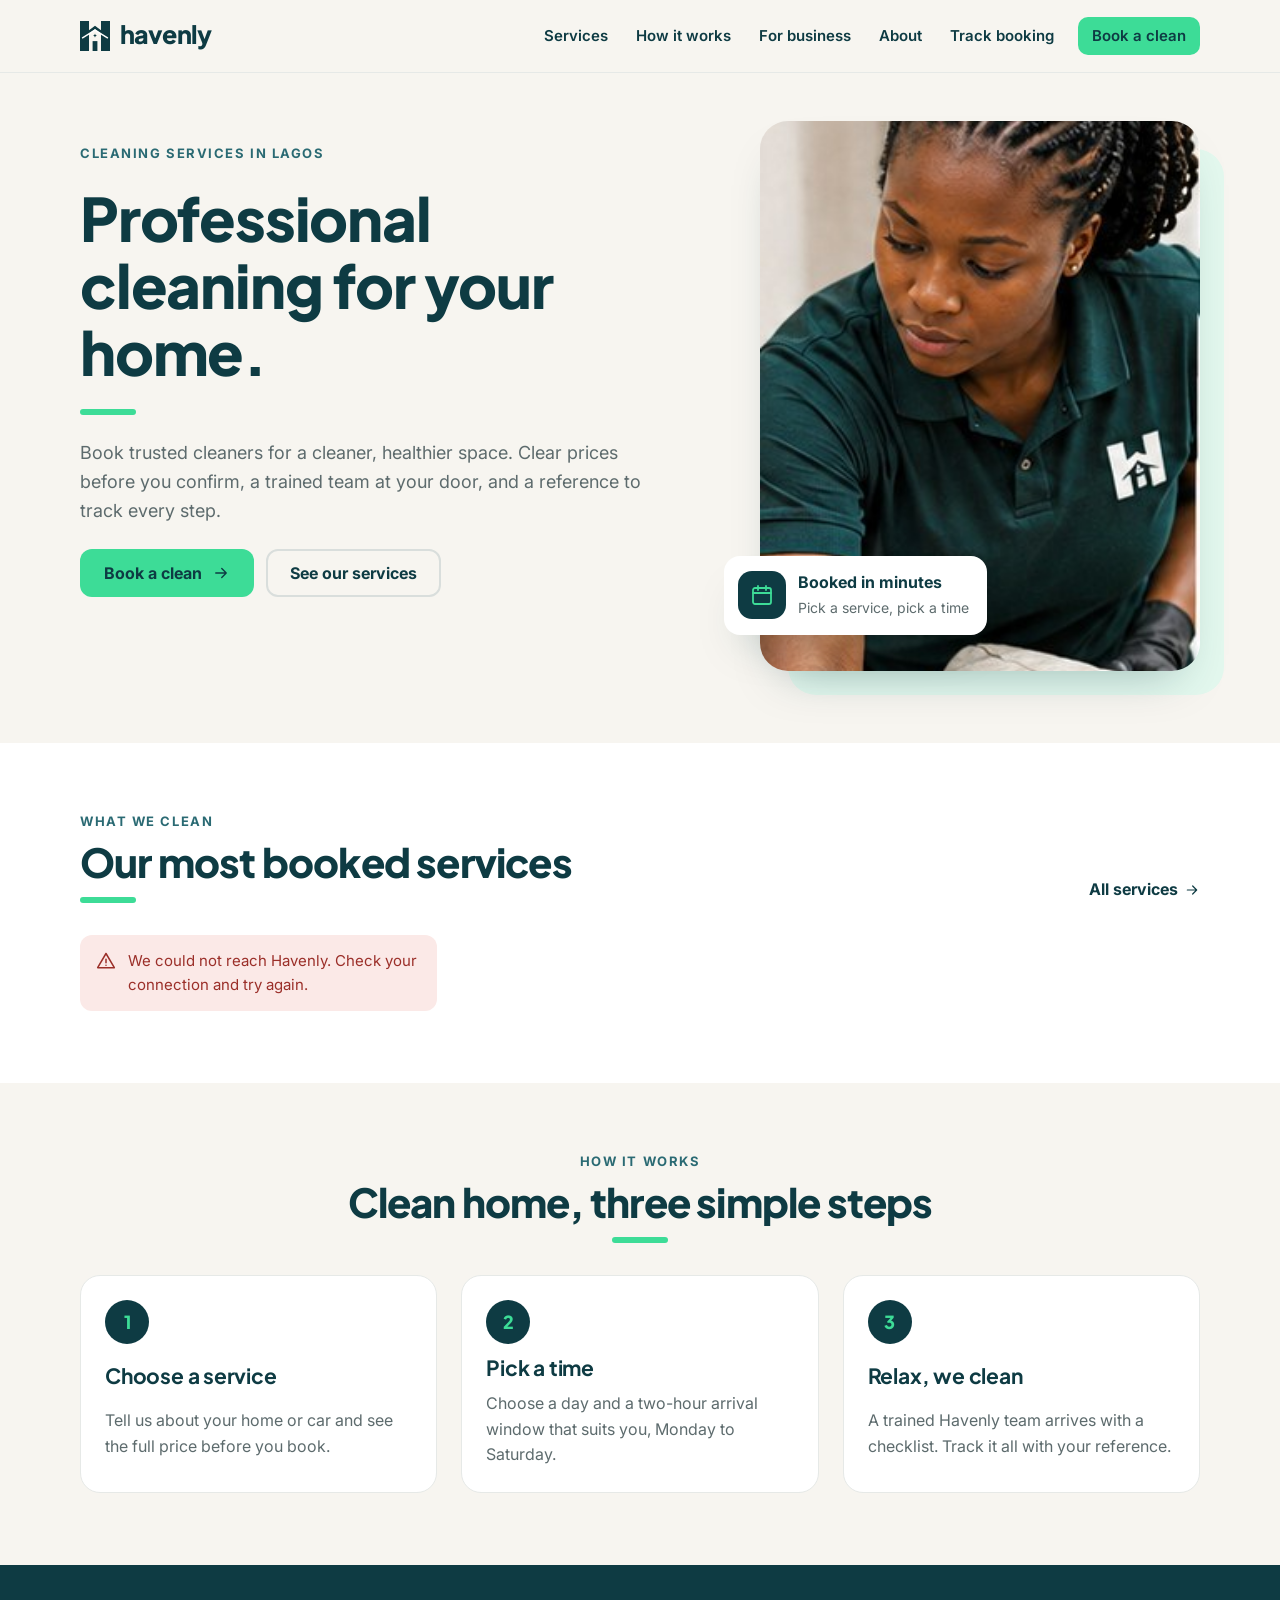
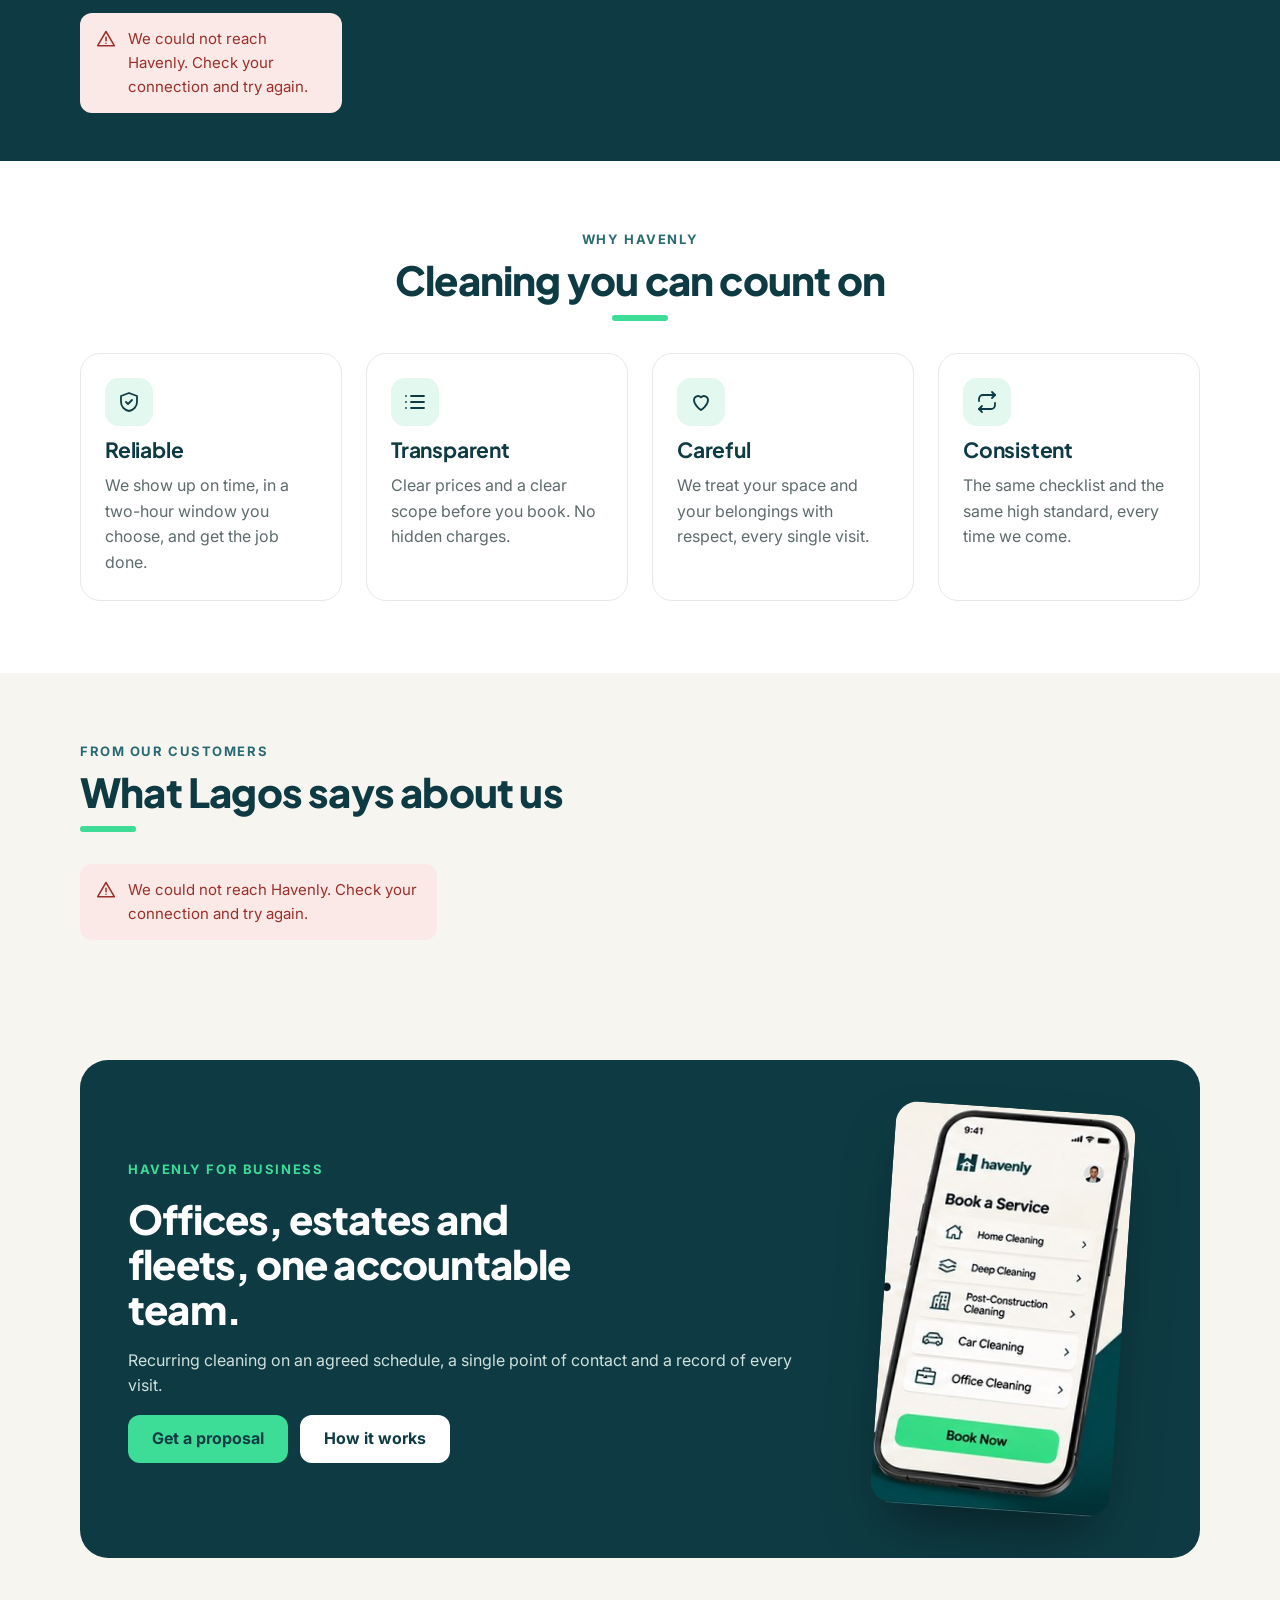
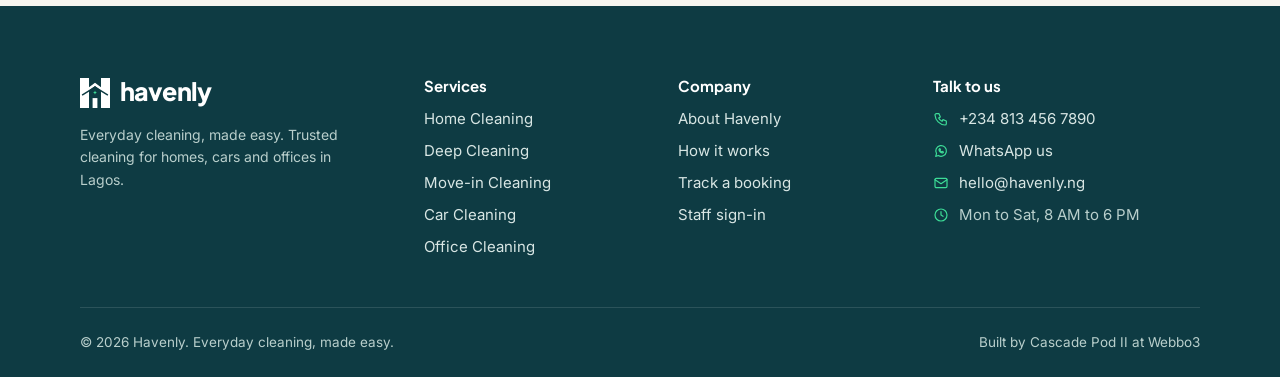
<file: index.html>
<!doctype html>
<!-- PAGE 1: HOME. Owner: the Lead Developer (Role 1). Your files: index.html, js/pages/home.js, css/pages/home.css -->
<html lang="en">
<head>
  <meta charset="utf-8">
  <meta name="viewport" content="width=device-width, initial-scale=1">
  <title>Havenly | Professional cleaning in Lagos</title>
  <meta name="description" content="Book trusted cleaning for your home, car or office in Lagos. Clear prices, trained teams, a booking reference you can track.">
  <link rel="icon" href="assets/mark.svg">
  <link rel="stylesheet" href="css/havenly.css">
  <link rel="stylesheet" href="css/pages/home.css">
</head>
<body data-page="home">
  <header data-havenly="header"></header>

  <main>
    <!-- HERO -->
    <section class="hero">
      <div class="wrap hero-grid">
        <div class="hero-copy">
          <span class="eyebrow">Cleaning services in Lagos</span>
          <h1>Professional cleaning for your home.</h1>
          <span class="bar"></span>
          <p class="lead">Book trusted cleaners for a cleaner, healthier space. Clear prices before you confirm, a trained team at your door, and a reference to track every step.</p>
          <div class="row">
            <a class="btn" href="book.html">Book a clean <i data-icon="arrow"></i></a>
            <a class="btn btn-ghost" href="services.html">See our services</a>
          </div>
          <div class="hero-proof" id="heroProof" data-check="home-proof"></div>
        </div>
        <div class="hero-media">
          <img src="assets/photos/home-cleaning.jpg" alt="A Havenly cleaner wiping down a sofa in a bright living room">
          <div class="float-card">
            <span class="icon-tile dark"><i data-icon="calendar"></i></span>
            <div><b>Booked in minutes</b><span class="small muted">Pick a service, pick a time</span></div>
          </div>
        </div>
      </div>
    </section>

    <!-- SERVICES PREVIEW -->
    <section class="section white">
      <div class="wrap">
        <div class="row between section-head-row">
          <div class="section-head">
            <span class="eyebrow">What we clean</span>
            <h2>Our most booked services</h2>
            <span class="bar"></span>
          </div>
          <a class="link-arrow" href="services.html">All services <i data-icon="arrow"></i></a>
        </div>
        <div class="grid grid-3" id="popularServices" data-check="home-services"></div>
      </div>
    </section>

    <!-- HOW IT WORKS -->
    <section class="section">
      <div class="wrap">
        <div class="section-head center">
          <span class="eyebrow">How it works</span>
          <h2>Clean home, three simple steps</h2>
          <span class="bar"></span>
        </div>
        <div class="grid grid-3 how">
          <div class="how-step"><span class="num">1</span><h3>Choose a service</h3><p class="muted">Tell us about your home or car and see the full price before you book.</p></div>
          <div class="how-step"><span class="num">2</span><h3>Pick a time</h3><p class="muted">Choose a day and a two-hour arrival window that suits you, Monday to Saturday.</p></div>
          <div class="how-step"><span class="num">3</span><h3>Relax, we clean</h3><p class="muted">A trained Havenly team arrives with a checklist. Track it all with your reference.</p></div>
        </div>
      </div>
    </section>

    <!-- REAL NUMBERS -->
    <section class="section teal tight">
      <div class="wrap">
        <div class="grid grid-4" id="statsStrip" data-check="home-stats"></div>
      </div>
    </section>

    <!-- WHY HAVENLY -->
    <section class="section white" data-check="home-values">
      <div class="wrap">
        <div class="section-head center">
          <span class="eyebrow">Why Havenly</span>
          <h2>Cleaning you can count on</h2>
          <span class="bar"></span>
        </div>
        <div class="grid grid-4">
          <div class="card flat value"><span class="icon-tile"><i data-icon="shield"></i></span><h3>Reliable</h3><p class="muted">We show up on time, in a two-hour window you choose, and get the job done.</p></div>
          <div class="card flat value"><span class="icon-tile"><i data-icon="list"></i></span><h3>Transparent</h3><p class="muted">Clear prices and a clear scope before you book. No hidden charges.</p></div>
          <div class="card flat value"><span class="icon-tile"><i data-icon="heart"></i></span><h3>Careful</h3><p class="muted">We treat your space and your belongings with respect, every single visit.</p></div>
          <div class="card flat value"><span class="icon-tile"><i data-icon="repeat"></i></span><h3>Consistent</h3><p class="muted">The same checklist and the same high standard, every time we come.</p></div>
        </div>
      </div>
    </section>

    <!-- REVIEWS -->
    <section class="section">
      <div class="wrap">
        <div class="section-head">
          <span class="eyebrow">From our customers</span>
          <h2>What Lagos says about us</h2>
          <span class="bar"></span>
        </div>
        <div class="grid grid-3" id="reviews" data-check="home-reviews"></div>
      </div>
    </section>

    <!-- BUSINESS BAND -->
    <section class="section tight">
      <div class="wrap">
        <div class="business-band">
          <div class="stack">
            <span class="eyebrow" style="color:var(--mint)">Havenly for Business</span>
            <h2>Offices, estates and fleets, one accountable team.</h2>
            <p>Recurring cleaning on an agreed schedule, a single point of contact and a record of every visit.</p>
            <div class="row"><a class="btn" href="business.html">Get a proposal</a><a class="btn btn-light" href="help.html">How it works</a></div>
          </div>
          <img src="assets/photos/app-phone.jpg" alt="The Havenly booking screen on a phone">
        </div>
      </div>
    </section>
  </main>

  <footer data-havenly="footer"></footer>
  <script src="js/api.js"></script>
  <script src="js/ui.js"></script>
  <script src="js/pages/home.js"></script>
</body>
</html>
</file>
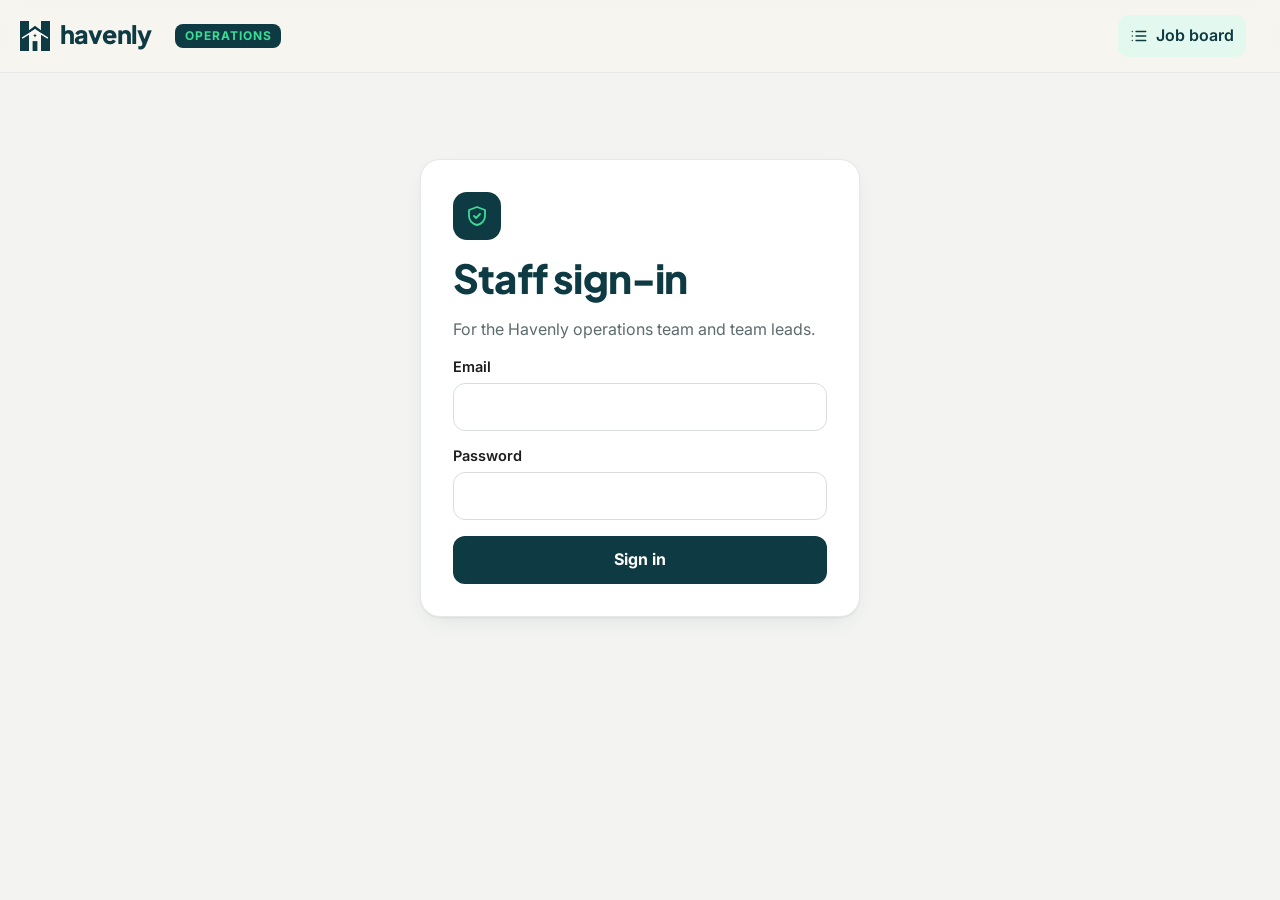
<file: ops/index.html>
<!doctype html>
<!-- PAGE 13: OPERATIONS JOB BOARD (staff only). Owner: Role 13.
     Your files: ops/index.html, js/pages/ops-board.js, css/pages/ops-board.css
     Demo sign-ins (in README.md): ops@havenly.ng / havenly-ops, adaeze@havenly.ng / havenly-lead -->
<html lang="en">
<head>
  <meta charset="utf-8">
  <meta name="viewport" content="width=device-width, initial-scale=1">
  <title>Job board | Havenly Operations</title>
  <meta name="robots" content="noindex">
  <link rel="icon" href="../assets/mark.svg">
  <link rel="stylesheet" href="../css/havenly.css">
  <link rel="stylesheet" href="../css/pages/ops-board.css">
</head>
<body data-shell="ops" data-page="board">
  <header data-havenly="header"></header>
  <main>
    <!-- SIGN IN (shown when nobody is signed in) -->
    <section class="section signin" id="signin" hidden>
      <div class="wrap">
        <form class="card pad-lg form signin-card" id="loginForm" novalidate>
          <span class="icon-tile dark"><i data-icon="shield"></i></span>
          <h2>Staff sign-in</h2>
          <p class="muted">For the Havenly operations team and team leads.</p>
          <div class="field"><label for="email">Email</label><input class="input" id="email" name="email" type="email" autocomplete="username"></div>
          <div class="field"><label for="password">Password</label><input class="input" id="password" name="password" type="password" autocomplete="current-password"></div>
          <button class="btn btn-dark btn-block" type="submit" id="loginBtn">Sign in</button>
        </form>
      </div>
    </section>

    <!-- THE BOARD (shown after sign-in) -->
    <section class="section tight board" id="board" hidden>
      <div class="wrap ops-wrap stack-lg">
        <div class="row between">
          <div><h1 class="board-title">Job board</h1><p class="muted" id="today"></p></div>
          <div class="row"><input class="input search" id="search" type="search" placeholder="Search name, phone, reference"><input class="input" id="date" type="date" aria-label="Date"></div>
        </div>

        <div class="grid grid-4 metrics" id="metrics" data-check="ops-metrics"></div>

        <div class="status-tabs" id="statusTabs" role="tablist" data-check="ops-tabs"></div>

        <div class="table-wrap" id="tableWrap" data-check="ops-table"></div>
      </div>
    </section>
  </main>
  <script src="../js/api.js"></script>
  <script src="../js/ui.js"></script>
  <script src="../js/pages/ops-board.js"></script>
</body>
</html>
</file>
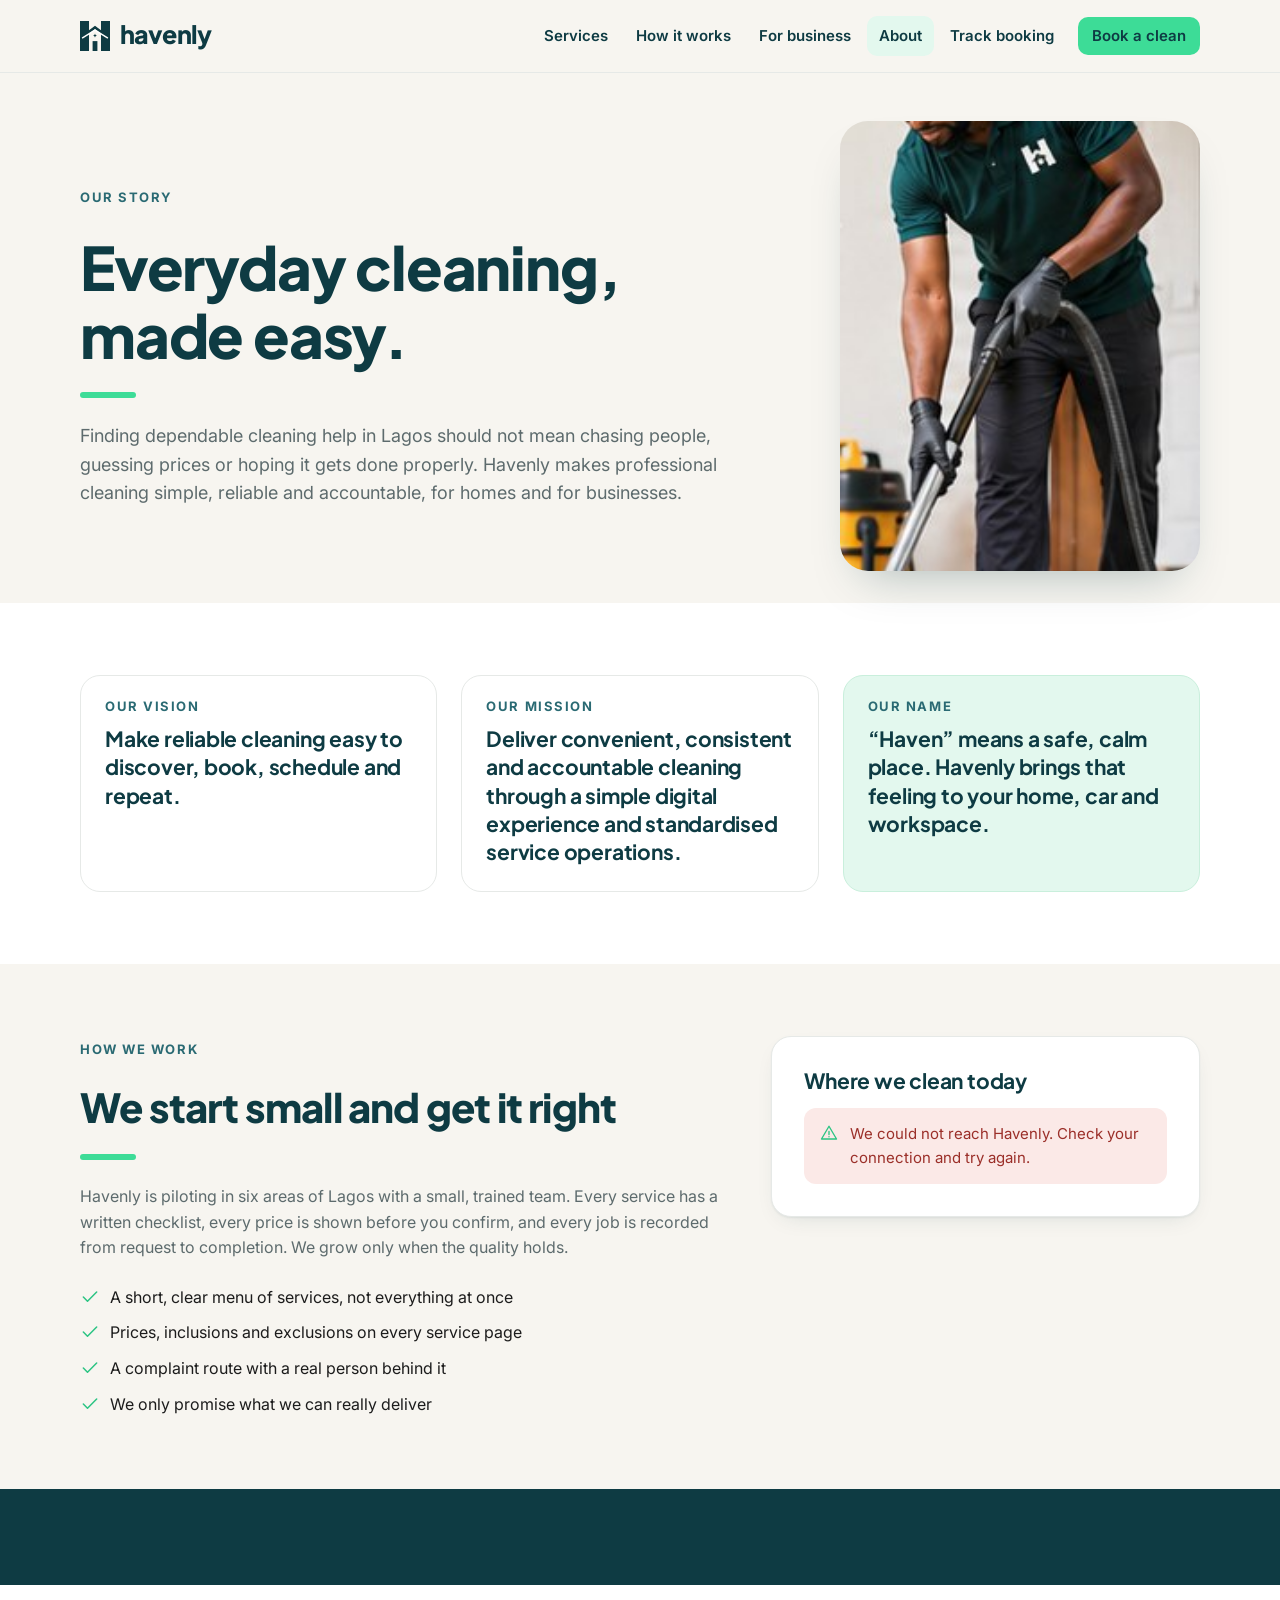
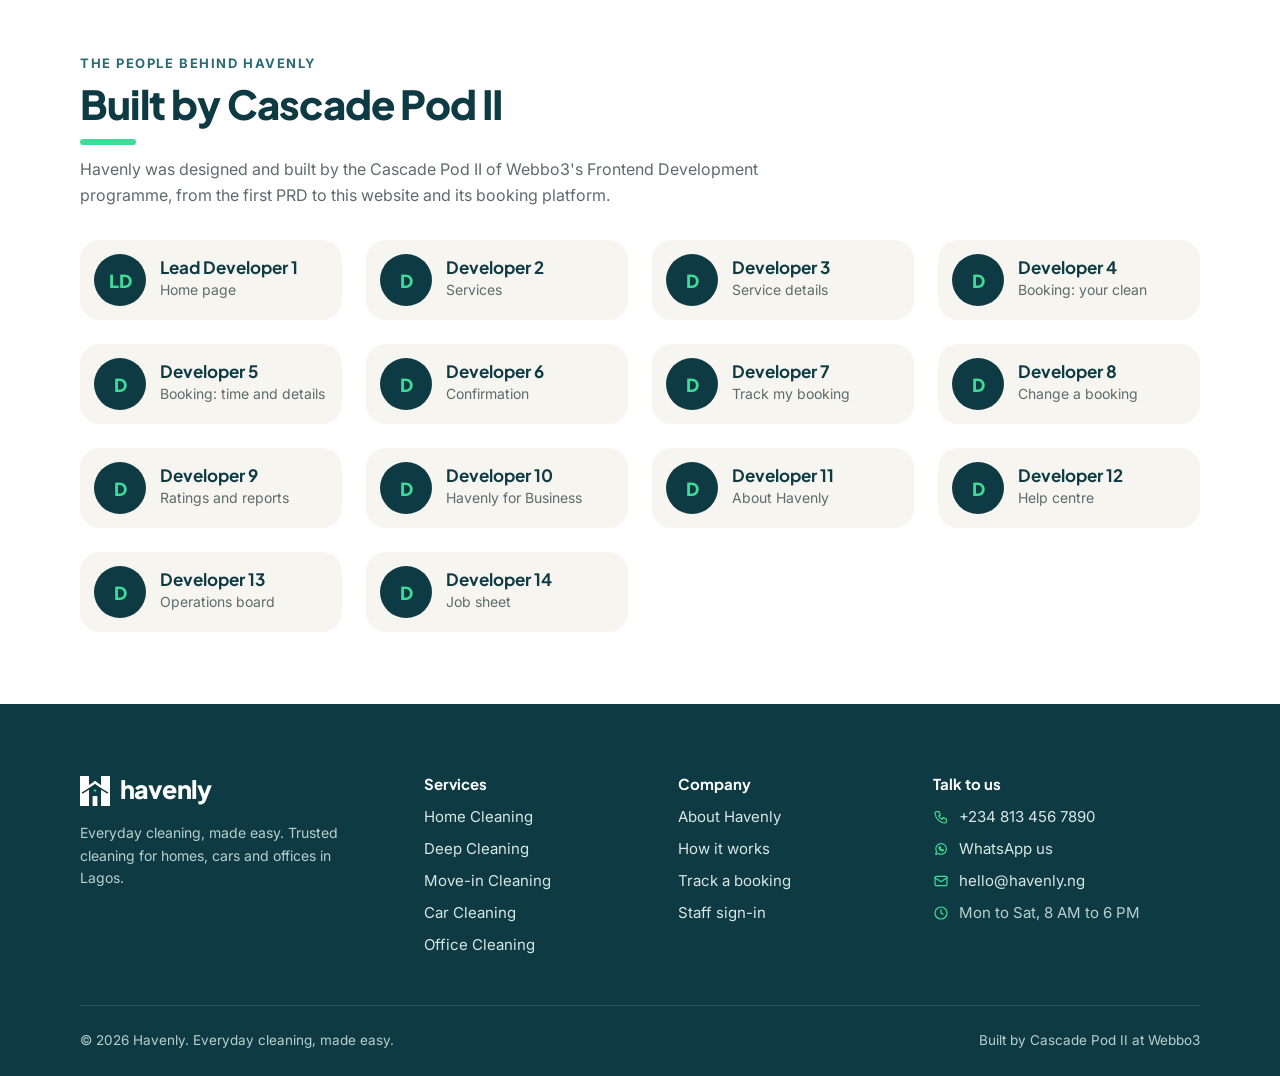
<file: about.html>
<!doctype html>
<!-- PAGE 11: ABOUT HAVENLY. Owner: Role 11. Your files: about.html, js/pages/about.js, css/pages/about.css -->
<html lang="en">
<head>
  <meta charset="utf-8">
  <meta name="viewport" content="width=device-width, initial-scale=1">
  <title>About Havenly | Everyday cleaning, made easy</title>
  <link rel="icon" href="assets/mark.svg">
  <link rel="stylesheet" href="css/havenly.css">
  <link rel="stylesheet" href="css/pages/about.css">
</head>
<body data-page="about">
  <header data-havenly="header"></header>
  <main>
    <section class="page-hero">
      <div class="wrap about-hero">
        <div class="stack-lg">
          <span class="eyebrow">Our story</span>
          <h1>Everyday cleaning, made easy.</h1>
          <span class="bar"></span>
          <p class="lead">Finding dependable cleaning help in Lagos should not mean chasing people, guessing prices or hoping it gets done properly. Havenly makes professional cleaning simple, reliable and accountable, for homes and for businesses.</p>
        </div>
        <img class="about-photo" src="assets/photos/deep-cleaning.jpg" alt="A Havenly cleaner at work with a vacuum cleaner">
      </div>
    </section>

    <section class="section white" data-check="about-story">
      <div class="wrap grid grid-3">
        <div class="card flat statement-card"><span class="eyebrow">Our vision</span><p class="statement">Make reliable cleaning easy to discover, book, schedule and repeat.</p></div>
        <div class="card flat statement-card"><span class="eyebrow">Our mission</span><p class="statement">Deliver convenient, consistent and accountable cleaning through a simple digital experience and standardised service operations.</p></div>
        <div class="card mint statement-card"><span class="eyebrow">Our name</span><p class="statement">“Haven” means a safe, calm place. Havenly brings that feeling to your home, car and workspace.</p></div>
      </div>
    </section>

    <section class="section">
      <div class="wrap split">
        <div class="stack-lg">
          <span class="eyebrow">How we work</span>
          <h2>We start small and get it right</h2>
          <span class="bar"></span>
          <p class="muted">Havenly is piloting in six areas of Lagos with a small, trained team. Every service has a written checklist, every price is shown before you confirm, and every job is recorded from request to completion. We grow only when the quality holds.</p>
          <ul class="ticks">
            <li><i data-icon="check"></i><span>A short, clear menu of services, not everything at once</span></li>
            <li><i data-icon="check"></i><span>Prices, inclusions and exclusions on every service page</span></li>
            <li><i data-icon="check"></i><span>A complaint route with a real person behind it</span></li>
            <li><i data-icon="check"></i><span>We only promise what we can really deliver</span></li>
          </ul>
        </div>
        <div class="card pad-lg">
          <h3 style="margin-bottom:16px">Where we clean today</h3>
          <ul class="areas" id="areas" data-check="about-areas"></ul>
        </div>
      </div>
    </section>

    <section class="section teal tight">
      <div class="wrap grid grid-4" id="numbers" data-check="about-numbers"></div>
    </section>

    <section class="section white">
      <div class="wrap">
        <div class="section-head"><span class="eyebrow">The people behind Havenly</span><h2>Built by Cascade Pod II</h2><span class="bar"></span>
          <p class="muted">Havenly was designed and built by the Cascade Pod II of Webbo3's Frontend Development programme, from the first PRD to this website and its booking platform.</p></div>
        <div class="grid grid-4" id="team"></div>
      </div>
    </section>
  </main>
  <footer data-havenly="footer"></footer>
  <script src="js/api.js"></script>
  <script src="js/ui.js"></script>
  <script src="js/pages/about.js"></script>
</body>
</html>
</file>
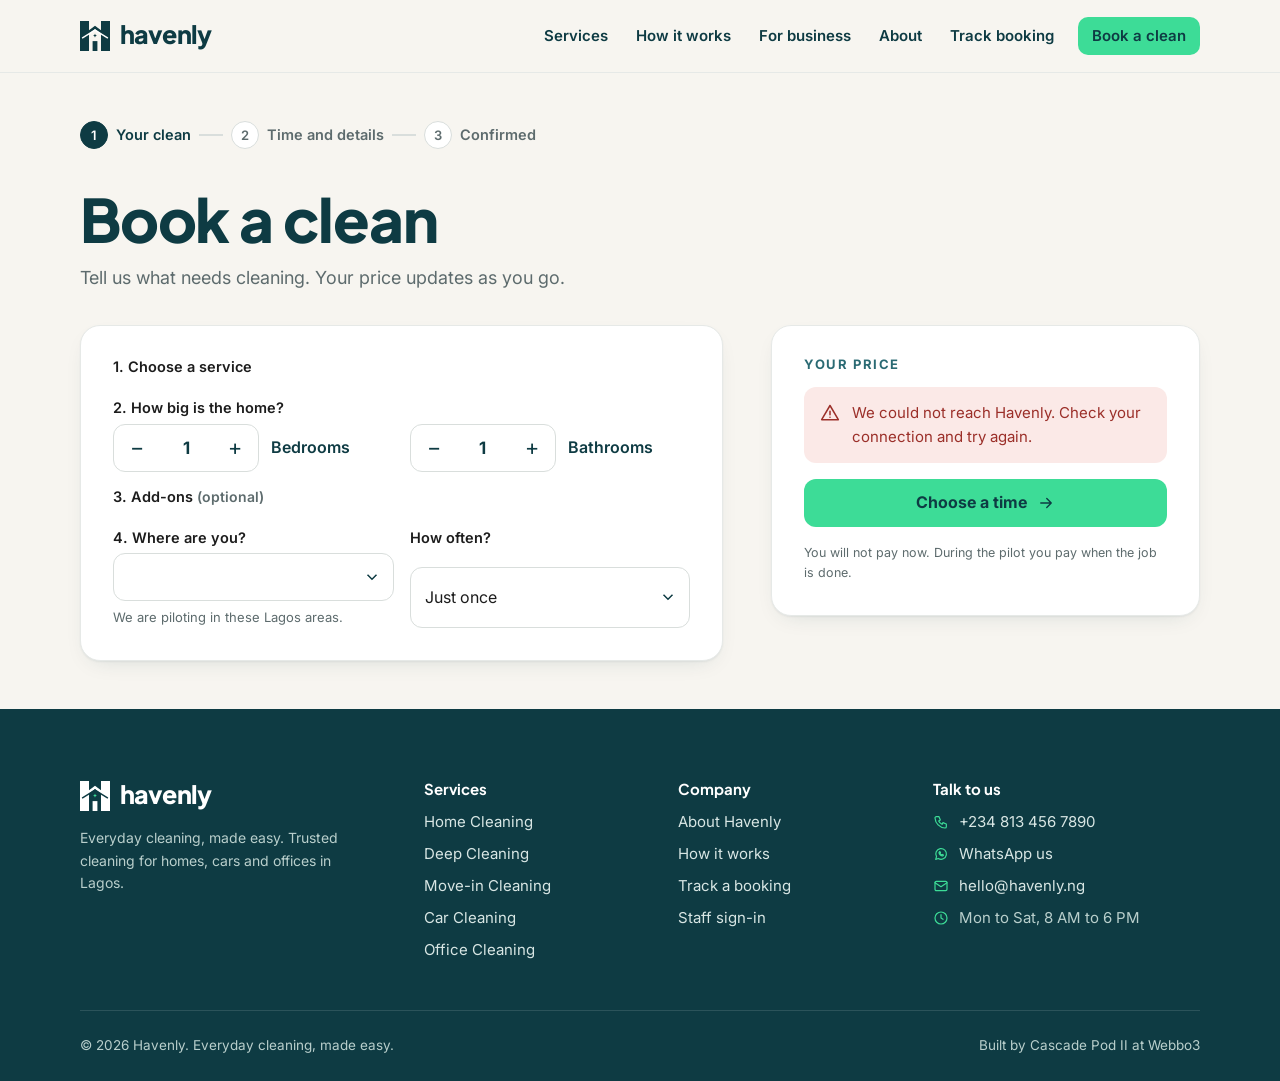
<file: book.html>
<!doctype html>
<!-- PAGE 4: BOOK, STEP 1 (what to clean). Owner: Role 4. Your files: book.html, js/pages/book.js, css/pages/book.css
     Opened as book.html or book.html?service=car-cleaning. Hands over to schedule.html. -->
<html lang="en">
<head>
  <meta charset="utf-8">
  <meta name="viewport" content="width=device-width, initial-scale=1">
  <title>Book a clean | Havenly</title>
  <link rel="icon" href="assets/mark.svg">
  <link rel="stylesheet" href="css/havenly.css">
  <link rel="stylesheet" href="css/pages/book.css">
</head>
<body data-page="book">
  <header data-havenly="header"></header>
  <main>
    <section class="page-hero">
      <div class="wrap">
        <ol class="steps"><li class="on">Your clean</li><li>Time and details</li><li>Confirmed</li></ol>
        <h1>Book a clean</h1>
        <p class="lead">Tell us what needs cleaning. Your price updates as you go.</p>
      </div>
    </section>

    <section class="section tight" style="padding-top:0">
      <div class="wrap split">
        <form class="form card pad-lg" id="bookForm" novalidate>
          <div class="field">
            <span class="label">1. Choose a service</span>
            <div class="choices services" id="serviceChoices" data-check="book-services"></div>
          </div>

          <!-- STEP 2 shows one of these two blocks, depending on the service -->
          <div class="field size-rooms" id="roomsBlock">
            <span class="label">2. How big is the home?</span>
            <div class="form-row">
              <div class="row"><span class="stepper"><button type="button" data-step="bedrooms" data-by="-1" aria-label="Fewer bedrooms">−</button><input name="bedrooms" type="number" min="1" max="8" value="1" aria-label="Bedrooms"><button type="button" data-step="bedrooms" data-by="1" aria-label="More bedrooms">+</button></span><span>Bedrooms</span></div>
              <div class="row"><span class="stepper"><button type="button" data-step="bathrooms" data-by="-1" aria-label="Fewer bathrooms">−</button><input name="bathrooms" type="number" min="1" max="8" value="1" aria-label="Bathrooms"><button type="button" data-step="bathrooms" data-by="1" aria-label="More bathrooms">+</button></span><span>Bathrooms</span></div>
            </div>
          </div>

          <div class="field size-car" id="carBlock" hidden>
            <span class="label">2. Your car</span>
            <div class="choices">
              <label class="choice"><input type="radio" name="car_package" value="exterior" checked><span><b>Exterior wash</b><small>Body, wheels and windows</small></span></label>
              <label class="choice"><input type="radio" name="car_package" value="full"><span><b>Inside and out</b><small>Plus seats, mats and dashboard</small></span></label>
            </div>
            <div class="choices">
              <label class="choice"><input type="radio" name="car_type" value="saloon" checked><span><b>Saloon or hatchback</b></span></label>
              <label class="choice"><input type="radio" name="car_type" value="suv"><span><b>SUV or 4x4</b></span></label>
              <label class="choice"><input type="radio" name="car_type" value="bus"><span><b>Bus or van</b></span></label>
            </div>
          </div>

          <div class="field" id="extrasBlock">
            <span class="label">3. Add-ons <span class="muted small">(optional)</span></span>
            <div class="choices extras" id="extras" data-check="book-extras"></div>
          </div>

          <div class="form-row">
            <div class="field">
              <label for="area">4. Where are you?</label>
              <select class="select" id="area" name="area" required></select>
              <span class="hint">We are piloting in these Lagos areas.</span>
            </div>
            <div class="field" id="repeatBlock">
              <label for="recurring">How often?</label>
              <select class="select" id="recurring" name="recurring">
                <option value="">Just once</option><option>Weekly</option><option>Every two weeks</option><option>Monthly</option>
              </select>
            </div>
          </div>
        </form>

        <aside class="card pad-lg summary" aria-live="polite">
          <span class="eyebrow">Your price</span>
          <div id="priceBox" data-check="book-price"></div>
          <button class="btn btn-block" type="submit" form="bookForm" id="continueBtn">Choose a time <i data-icon="arrow"></i></button>
          <p class="tiny muted">You will not pay now. During the pilot you pay when the job is done.</p>
        </aside>
      </div>
    </section>
  </main>
  <footer data-havenly="footer"></footer>
  <script src="js/api.js"></script>
  <script src="js/ui.js"></script>
  <script src="js/pages/book.js"></script>
</body>
</html>
</file>
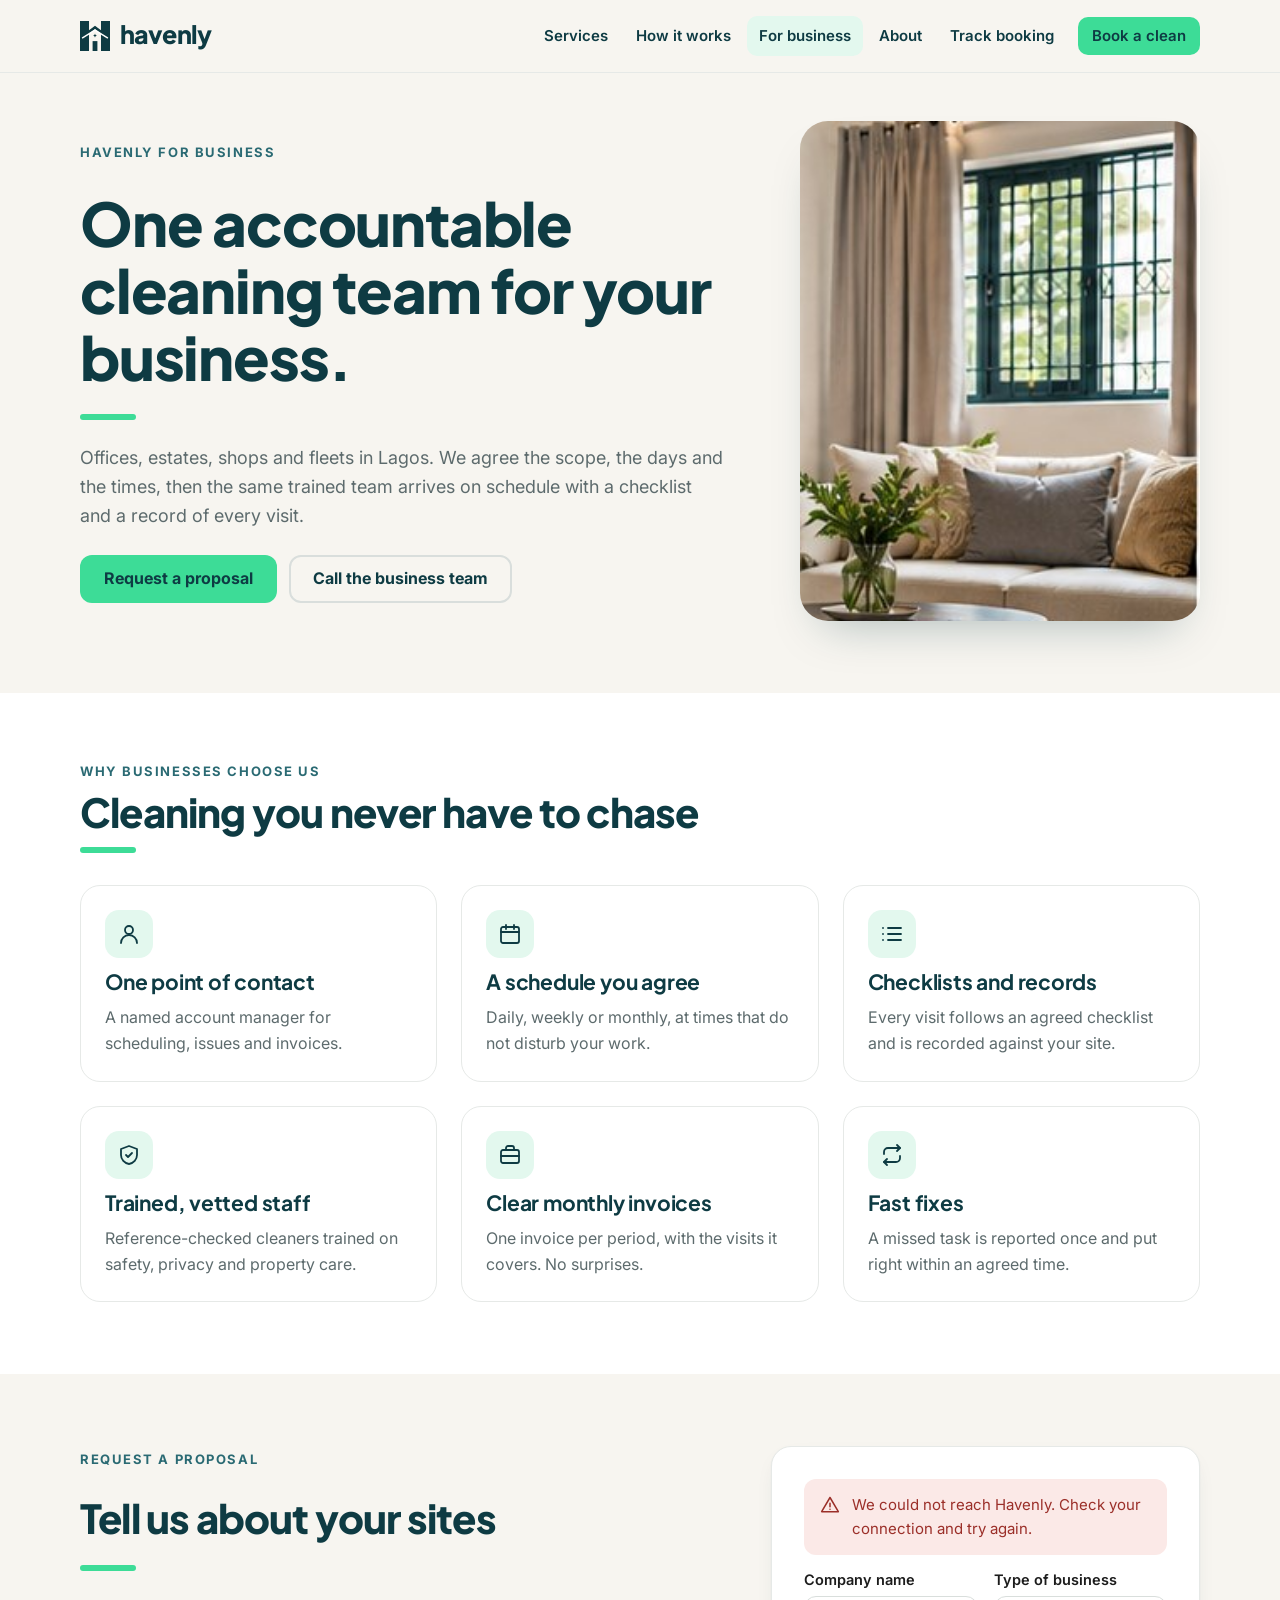
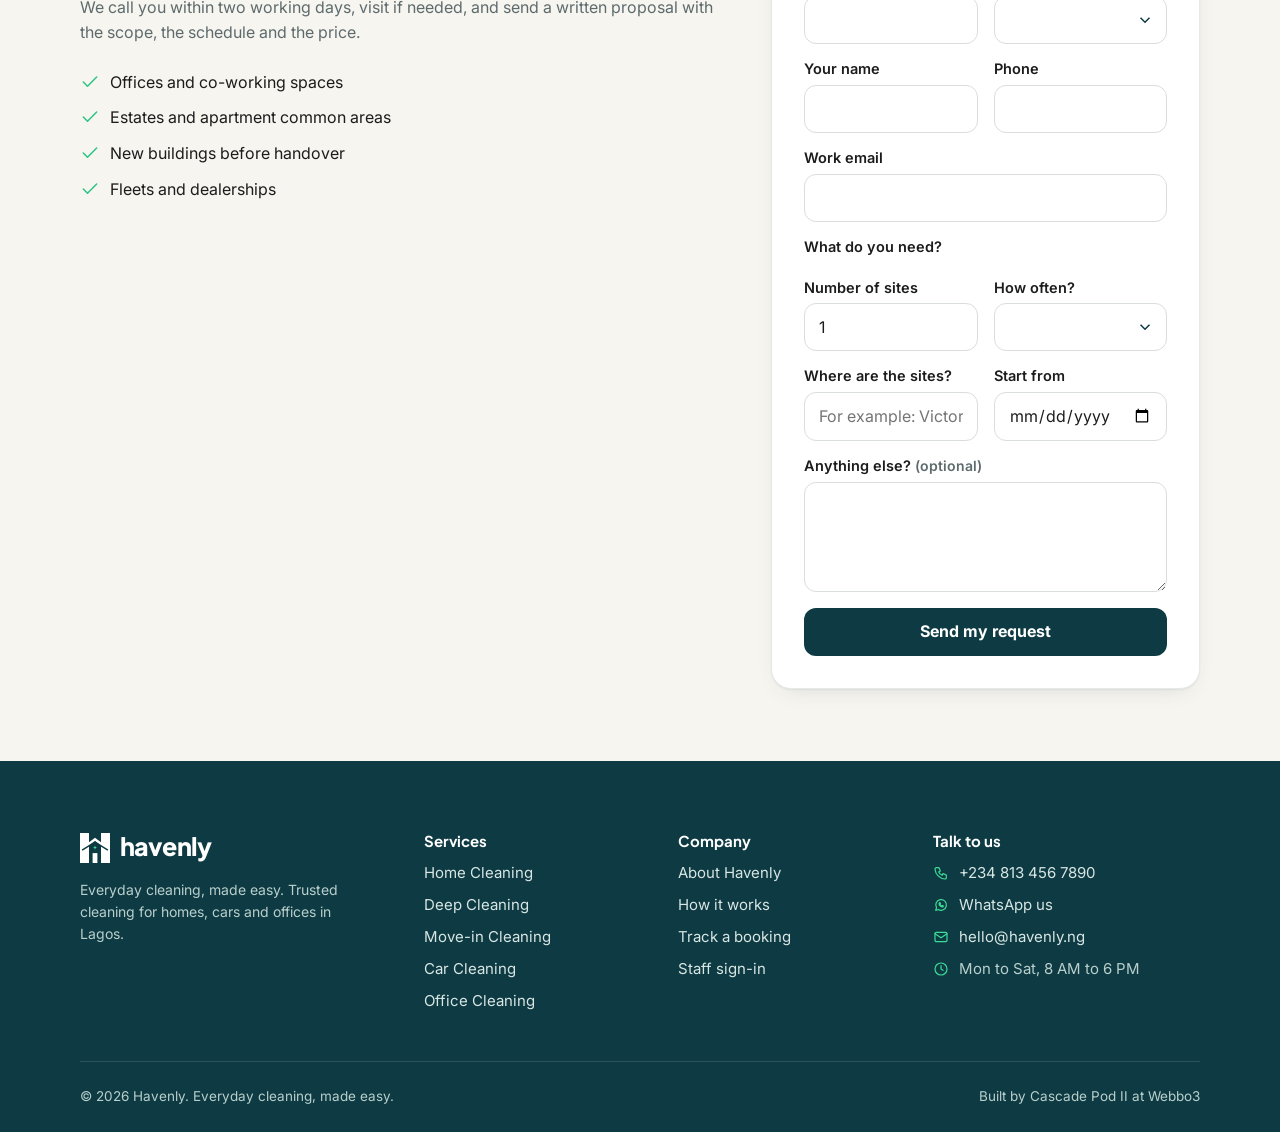
<file: business.html>
<!doctype html>
<!-- PAGE 10: HAVENLY FOR BUSINESS. Owner: Role 10. Your files: business.html, js/pages/business.js, css/pages/business.css -->
<html lang="en">
<head>
  <meta charset="utf-8">
  <meta name="viewport" content="width=device-width, initial-scale=1">
  <title>Havenly for Business | Office and commercial cleaning</title>
  <link rel="icon" href="assets/mark.svg">
  <link rel="stylesheet" href="css/havenly.css">
  <link rel="stylesheet" href="css/pages/business.css">
</head>
<body data-page="business">
  <header data-havenly="header"></header>
  <main>
    <section class="biz-hero">
      <div class="wrap biz-grid">
        <div class="stack-lg">
          <span class="eyebrow">Havenly for Business</span>
          <h1>One accountable cleaning team for your business.</h1>
          <span class="bar"></span>
          <p class="lead">Offices, estates, shops and fleets in Lagos. We agree the scope, the days and the times, then the same trained team arrives on schedule with a checklist and a record of every visit.</p>
          <div class="row"><a class="btn" href="#enquiry">Request a proposal</a><a class="btn btn-ghost" href="tel:+2348134567890">Call the business team</a></div>
        </div>
        <img class="biz-photo" src="assets/photos/living-room.jpg" alt="A clean, bright space after a Havenly visit">
      </div>
    </section>

    <section class="section white" data-check="business-benefits">
      <div class="wrap">
        <div class="section-head"><span class="eyebrow">Why businesses choose us</span><h2>Cleaning you never have to chase</h2><span class="bar"></span></div>
        <div class="grid grid-3">
          <div class="card flat benefit"><span class="icon-tile"><i data-icon="user"></i></span><h3>One point of contact</h3><p class="muted">A named account manager for scheduling, issues and invoices.</p></div>
          <div class="card flat benefit"><span class="icon-tile"><i data-icon="calendar"></i></span><h3>A schedule you agree</h3><p class="muted">Daily, weekly or monthly, at times that do not disturb your work.</p></div>
          <div class="card flat benefit"><span class="icon-tile"><i data-icon="list"></i></span><h3>Checklists and records</h3><p class="muted">Every visit follows an agreed checklist and is recorded against your site.</p></div>
          <div class="card flat benefit"><span class="icon-tile"><i data-icon="shield"></i></span><h3>Trained, vetted staff</h3><p class="muted">Reference-checked cleaners trained on safety, privacy and property care.</p></div>
          <div class="card flat benefit"><span class="icon-tile"><i data-icon="briefcase"></i></span><h3>Clear monthly invoices</h3><p class="muted">One invoice per period, with the visits it covers. No surprises.</p></div>
          <div class="card flat benefit"><span class="icon-tile"><i data-icon="repeat"></i></span><h3>Fast fixes</h3><p class="muted">A missed task is reported once and put right within an agreed time.</p></div>
        </div>
      </div>
    </section>

    <section class="section" id="enquiry">
      <div class="wrap split">
        <div class="stack-lg">
          <span class="eyebrow">Request a proposal</span>
          <h2>Tell us about your sites</h2>
          <span class="bar"></span>
          <p class="muted">We call you within two working days, visit if needed, and send a written proposal with the scope, the schedule and the price.</p>
          <ul class="ticks">
            <li><i data-icon="check"></i><span>Offices and co-working spaces</span></li>
            <li><i data-icon="check"></i><span>Estates and apartment common areas</span></li>
            <li><i data-icon="check"></i><span>New buildings before handover</span></li>
            <li><i data-icon="check"></i><span>Fleets and dealerships</span></li>
          </ul>
        </div>
        <form class="card pad-lg form" id="bizForm" novalidate data-check="business-form">
          <div class="form-row">
            <div class="field"><label for="company">Company name</label><input class="input" id="company" name="company" autocomplete="organization"></div>
            <div class="field"><label for="business_type">Type of business</label><select class="select" id="business_type" name="business_type"></select></div>
          </div>
          <div class="form-row">
            <div class="field"><label for="contact_name">Your name</label><input class="input" id="contact_name" name="contact_name" autocomplete="name"></div>
            <div class="field"><label for="phone">Phone</label><input class="input" id="phone" name="phone" type="tel" autocomplete="tel"></div>
          </div>
          <div class="field"><label for="email">Work email</label><input class="input" id="email" name="email" type="email" autocomplete="email"></div>
          <div class="field"><span class="label">What do you need?</span><div class="choices" id="serviceChecks"></div></div>
          <div class="form-row">
            <div class="field"><label for="sites">Number of sites</label><input class="input" id="sites" name="sites" type="number" min="1" value="1"></div>
            <div class="field"><label for="frequency">How often?</label><select class="select" id="frequency" name="frequency"></select></div>
          </div>
          <div class="form-row">
            <div class="field"><label for="locations">Where are the sites?</label><input class="input" id="locations" name="locations" placeholder="For example: Victoria Island, Lekki"></div>
            <div class="field"><label for="start_date">Start from</label><input class="input" id="start_date" name="start_date" type="date"></div>
          </div>
          <div class="field"><label for="notes">Anything else? <span class="muted small">(optional)</span></label><textarea class="textarea" id="notes" name="notes" rows="3"></textarea></div>
          <button class="btn btn-dark btn-block" type="submit" id="bizBtn">Send my request</button>
        </form>
      </div>
    </section>
  </main>
  <footer data-havenly="footer"></footer>
  <script src="js/api.js"></script>
  <script src="js/ui.js"></script>
  <script src="js/pages/business.js"></script>
</body>
</html>
</file>
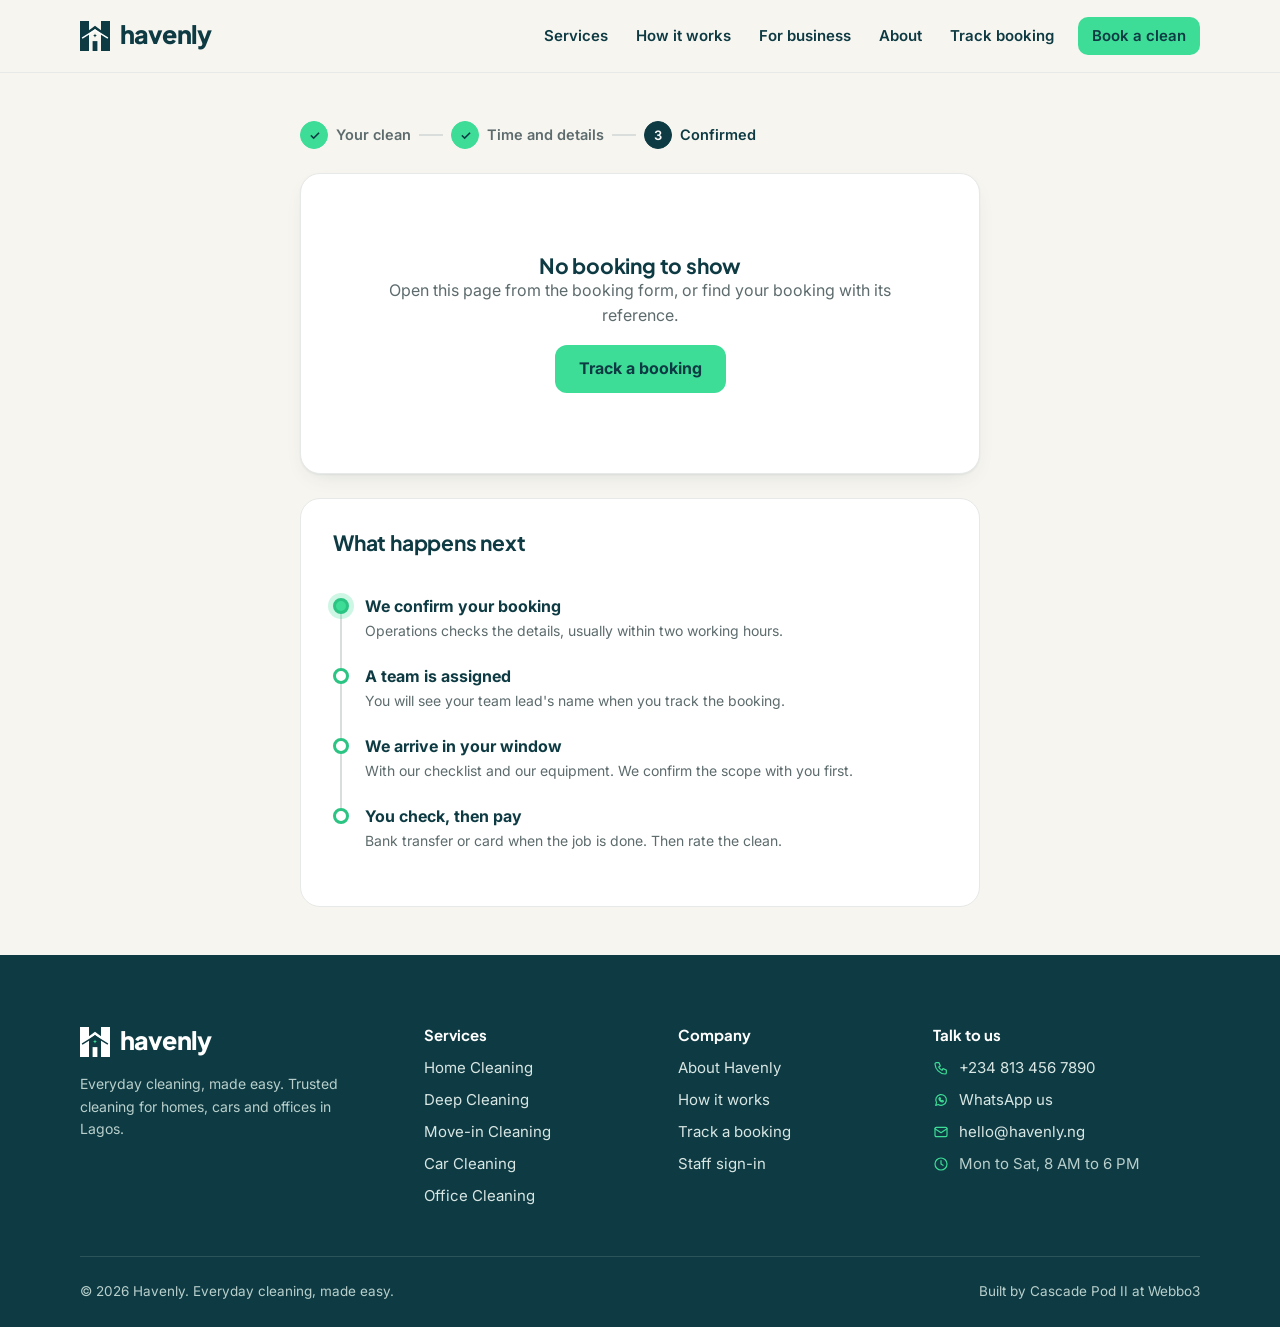
<file: confirmation.html>
<!doctype html>
<!-- PAGE 6: BOOKING CONFIRMED. Owner: Role 6. Your files: confirmation.html, js/pages/confirmation.js, css/pages/confirmation.css
     Opened as confirmation.html?ref=HV-ABC123&phone=08031234567 -->
<html lang="en">
<head>
  <meta charset="utf-8">
  <meta name="viewport" content="width=device-width, initial-scale=1">
  <title>Booking received | Havenly</title>
  <link rel="icon" href="assets/mark.svg">
  <link rel="stylesheet" href="css/havenly.css">
  <link rel="stylesheet" href="css/pages/confirmation.css">
</head>
<body data-page="book">
  <header data-havenly="header"></header>
  <main>
    <section class="section tight">
      <div class="wrap narrow">
        <ol class="steps"><li class="done">Your clean</li><li class="done">Time and details</li><li class="on">Confirmed</li></ol>

        <div class="card pad-lg confirm" id="confirm" data-check="confirm-card"></div>

        <div class="card flat pad-lg next" data-check="confirm-next">
          <h3>What happens next</h3>
          <ol class="timeline">
            <li class="now"><b>We confirm your booking</b><span class="small muted">Operations checks the details, usually within two working hours.</span></li>
            <li><b>A team is assigned</b><span class="small muted">You will see your team lead's name when you track the booking.</span></li>
            <li><b>We arrive in your window</b><span class="small muted">With our checklist and our equipment. We confirm the scope with you first.</span></li>
            <li><b>You check, then pay</b><span class="small muted">Bank transfer or card when the job is done. Then rate the clean.</span></li>
          </ol>
        </div>
      </div>
    </section>
  </main>
  <footer data-havenly="footer"></footer>
  <script src="js/api.js"></script>
  <script src="js/ui.js"></script>
  <script src="js/pages/confirmation.js"></script>
</body>
</html>
</file>
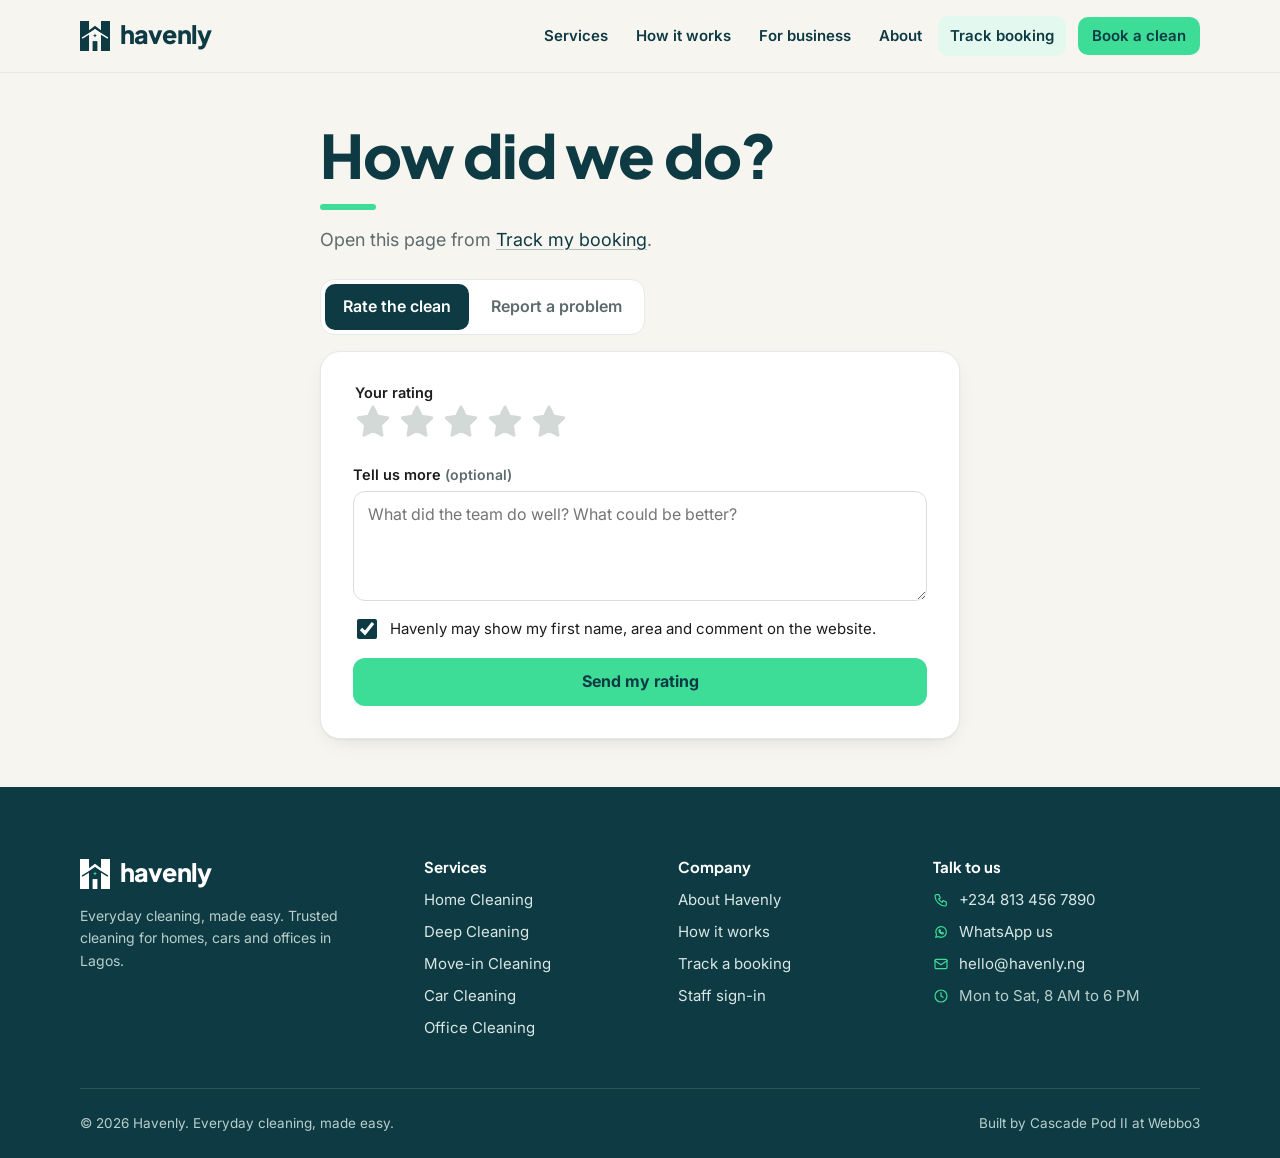
<file: feedback.html>
<!doctype html>
<!-- PAGE 9: RATE OR REPORT. Owner: Role 9. Your files: feedback.html, js/pages/feedback.js, css/pages/feedback.css
     Opened as feedback.html?ref=...&phone=...  (add &mode=issue to open on "Report a problem") -->
<html lang="en">
<head>
  <meta charset="utf-8">
  <meta name="viewport" content="width=device-width, initial-scale=1">
  <title>How did we do? | Havenly</title>
  <link rel="icon" href="assets/mark.svg">
  <link rel="stylesheet" href="css/havenly.css">
  <link rel="stylesheet" href="css/pages/feedback.css">
</head>
<body data-page="track">
  <header data-havenly="header"></header>
  <main>
    <section class="section tight">
      <div class="wrap narrow">
        <div class="stack" style="margin-bottom:24px">
          <h1>How did we do?</h1>
          <span class="bar"></span>
          <p class="lead" id="aboutLine">Your feedback goes straight to our operations team.</p>
        </div>

        <div class="tabs" role="tablist">
          <button class="tab on" type="button" data-tab="rate">Rate the clean</button>
          <button class="tab" type="button" data-tab="issue">Report a problem</button>
        </div>

        <!-- RATE -->
        <form class="card pad-lg form" id="rateForm" novalidate data-check="feedback-rate">
          <fieldset class="star-pick">
            <legend class="label">Your rating</legend>
            <div class="stars-input">
              <input type="radio" id="s5" name="rating" value="5"><label for="s5" title="Excellent"><i data-icon="star"></i><span class="sr-only">Excellent</span></label>
              <input type="radio" id="s4" name="rating" value="4"><label for="s4" title="Good"><i data-icon="star"></i><span class="sr-only">Good</span></label>
              <input type="radio" id="s3" name="rating" value="3"><label for="s3" title="Okay"><i data-icon="star"></i><span class="sr-only">Okay</span></label>
              <input type="radio" id="s2" name="rating" value="2"><label for="s2" title="Poor"><i data-icon="star"></i><span class="sr-only">Poor</span></label>
              <input type="radio" id="s1" name="rating" value="1"><label for="s1" title="Bad"><i data-icon="star"></i><span class="sr-only">Bad</span></label>
            </div>
          </fieldset>
          <div class="field"><label for="comment">Tell us more <span class="muted small">(optional)</span></label>
            <textarea class="textarea" id="comment" name="comment" placeholder="What did the team do well? What could be better?"></textarea></div>
          <label class="check"><input type="checkbox" name="share" checked> <span>Havenly may show my first name, area and comment on the website.</span></label>
          <button class="btn btn-block" type="submit" id="rateBtn">Send my rating</button>
        </form>

        <!-- REPORT -->
        <form class="card pad-lg form" id="issueForm" novalidate hidden data-check="feedback-issue">
          <div class="notice"><i data-icon="info"></i><span>Tell us within 48 hours. We come back to fix it, or agree a fair refund.</span></div>
          <div class="field"><label for="category">What went wrong?</label><select class="select" id="category" name="category"></select></div>
          <div class="field"><label for="description">What happened?</label>
            <textarea class="textarea" id="description" name="description" placeholder="For example: the inside of the kitchen cabinets was not cleaned."></textarea></div>
          <button class="btn btn-dark btn-block" type="submit" id="issueBtn">Send to operations</button>
        </form>
      </div>
    </section>
  </main>
  <footer data-havenly="footer"></footer>
  <script src="js/api.js"></script>
  <script src="js/ui.js"></script>
  <script src="js/pages/feedback.js"></script>
</body>
</html>
</file>
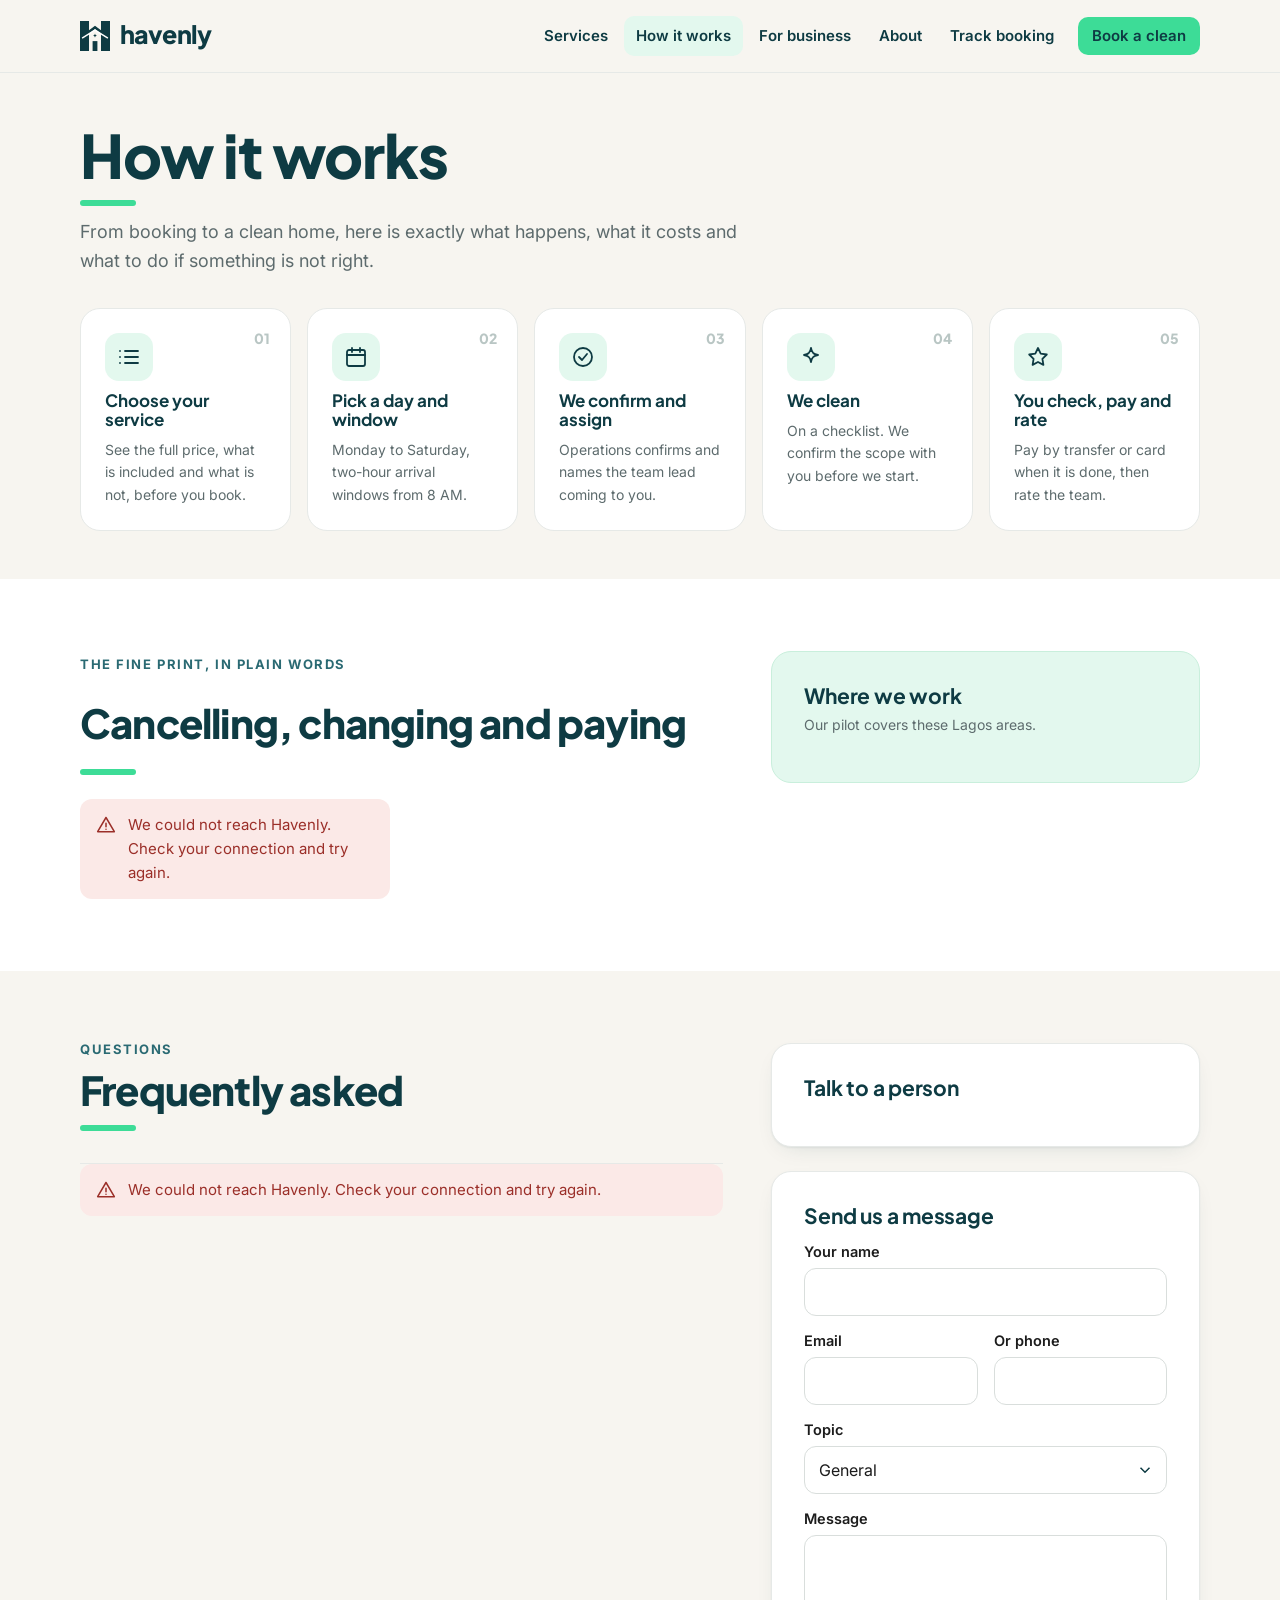
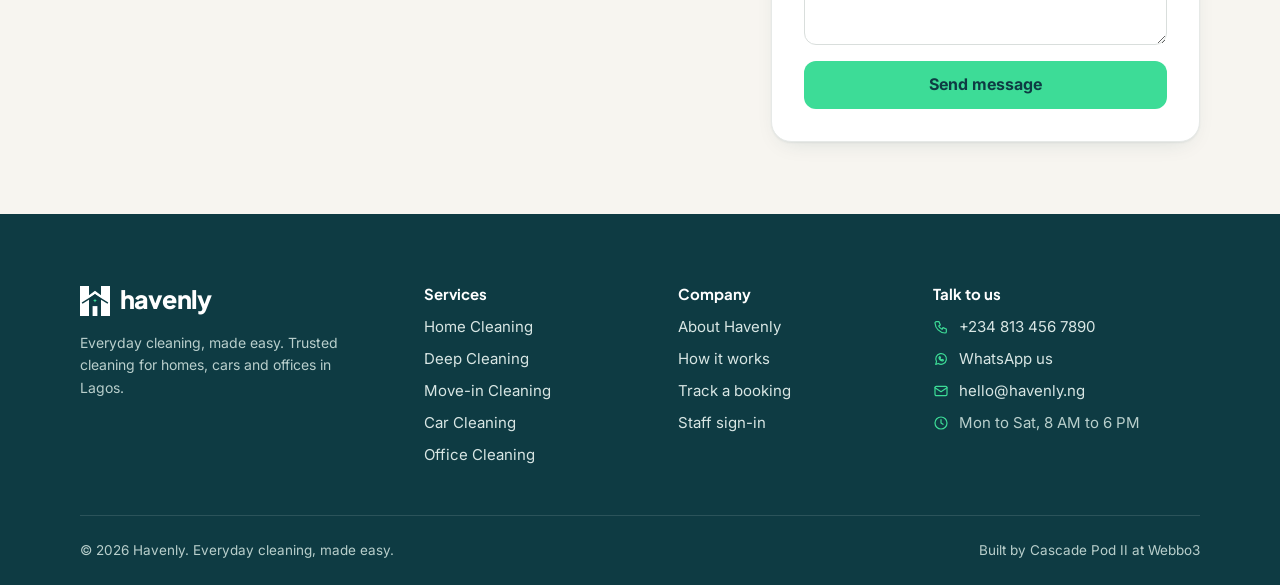
<file: help.html>
<!doctype html>
<!-- PAGE 12: HELP CENTRE (how it works, the policy, FAQs, contact). Owner: Role 12.
     Your files: help.html, js/pages/help.js, css/pages/help.css -->
<html lang="en">
<head>
  <meta charset="utf-8">
  <meta name="viewport" content="width=device-width, initial-scale=1">
  <title>How it works and help | Havenly</title>
  <link rel="icon" href="assets/mark.svg">
  <link rel="stylesheet" href="css/havenly.css">
  <link rel="stylesheet" href="css/pages/help.css">
</head>
<body data-page="help">
  <header data-havenly="header"></header>
  <main>
    <section class="page-hero">
      <div class="wrap">
        <h1>How it works</h1>
        <span class="bar"></span>
        <p class="lead">From booking to a clean home, here is exactly what happens, what it costs and what to do if something is not right.</p>
      </div>
    </section>

    <section class="section tight" style="padding-top:0">
      <div class="wrap">
        <ol class="journey-steps" data-check="help-steps">
          <li><span class="icon-tile"><i data-icon="list"></i></span><h4>Choose your service</h4><p class="small muted">See the full price, what is included and what is not, before you book.</p></li>
          <li><span class="icon-tile"><i data-icon="calendar"></i></span><h4>Pick a day and window</h4><p class="small muted">Monday to Saturday, two-hour arrival windows from 8 AM.</p></li>
          <li><span class="icon-tile"><i data-icon="check-circle"></i></span><h4>We confirm and assign</h4><p class="small muted">Operations confirms and names the team lead coming to you.</p></li>
          <li><span class="icon-tile"><i data-icon="sparkle"></i></span><h4>We clean</h4><p class="small muted">On a checklist. We confirm the scope with you before we start.</p></li>
          <li><span class="icon-tile"><i data-icon="star"></i></span><h4>You check, pay and rate</h4><p class="small muted">Pay by transfer or card when it is done, then rate the team.</p></li>
        </ol>
      </div>
    </section>

    <section class="section white" id="policy">
      <div class="wrap split">
        <div class="stack-lg">
          <span class="eyebrow">The fine print, in plain words</span>
          <h2>Cancelling, changing and paying</h2>
          <span class="bar"></span>
          <div class="grid grid-2" id="policyCards" data-check="help-policy"></div>
        </div>
        <div class="card mint pad-lg">
          <h3>Where we work</h3>
          <p class="small muted" style="margin:6px 0 14px">Our pilot covers these Lagos areas.</p>
          <div class="area-chips" id="areaChips"></div>
        </div>
      </div>
    </section>

    <section class="section">
      <div class="wrap split">
        <div>
          <div class="section-head"><span class="eyebrow">Questions</span><h2>Frequently asked</h2><span class="bar"></span></div>
          <div class="faq" id="faqs" data-check="help-faqs"></div>
        </div>
        <div class="stack-lg">
          <div class="card pad-lg">
            <h3>Talk to a person</h3>
            <div class="contact-cards" id="contactCards"></div>
          </div>
          <form class="card pad-lg form" id="contactForm" novalidate data-check="help-contact">
            <h3>Send us a message</h3>
            <div class="field"><label for="name">Your name</label><input class="input" id="name" name="name" autocomplete="name"></div>
            <div class="form-row">
              <div class="field"><label for="email">Email</label><input class="input" id="email" name="email" type="email" autocomplete="email"></div>
              <div class="field"><label for="phone">Or phone</label><input class="input" id="phone" name="phone" type="tel" autocomplete="tel"></div>
            </div>
            <div class="field"><label for="topic">Topic</label><select class="select" id="topic" name="topic"><option>General</option><option>A booking</option><option>Prices</option><option>Working with Havenly</option></select></div>
            <div class="field"><label for="message">Message</label><textarea class="textarea" id="message" name="message"></textarea></div>
            <button class="btn btn-block" type="submit" id="sendBtn">Send message</button>
          </form>
        </div>
      </div>
    </section>
  </main>
  <footer data-havenly="footer"></footer>
  <script src="js/api.js"></script>
  <script src="js/ui.js"></script>
  <script src="js/pages/help.js"></script>
</body>
</html>
</file>
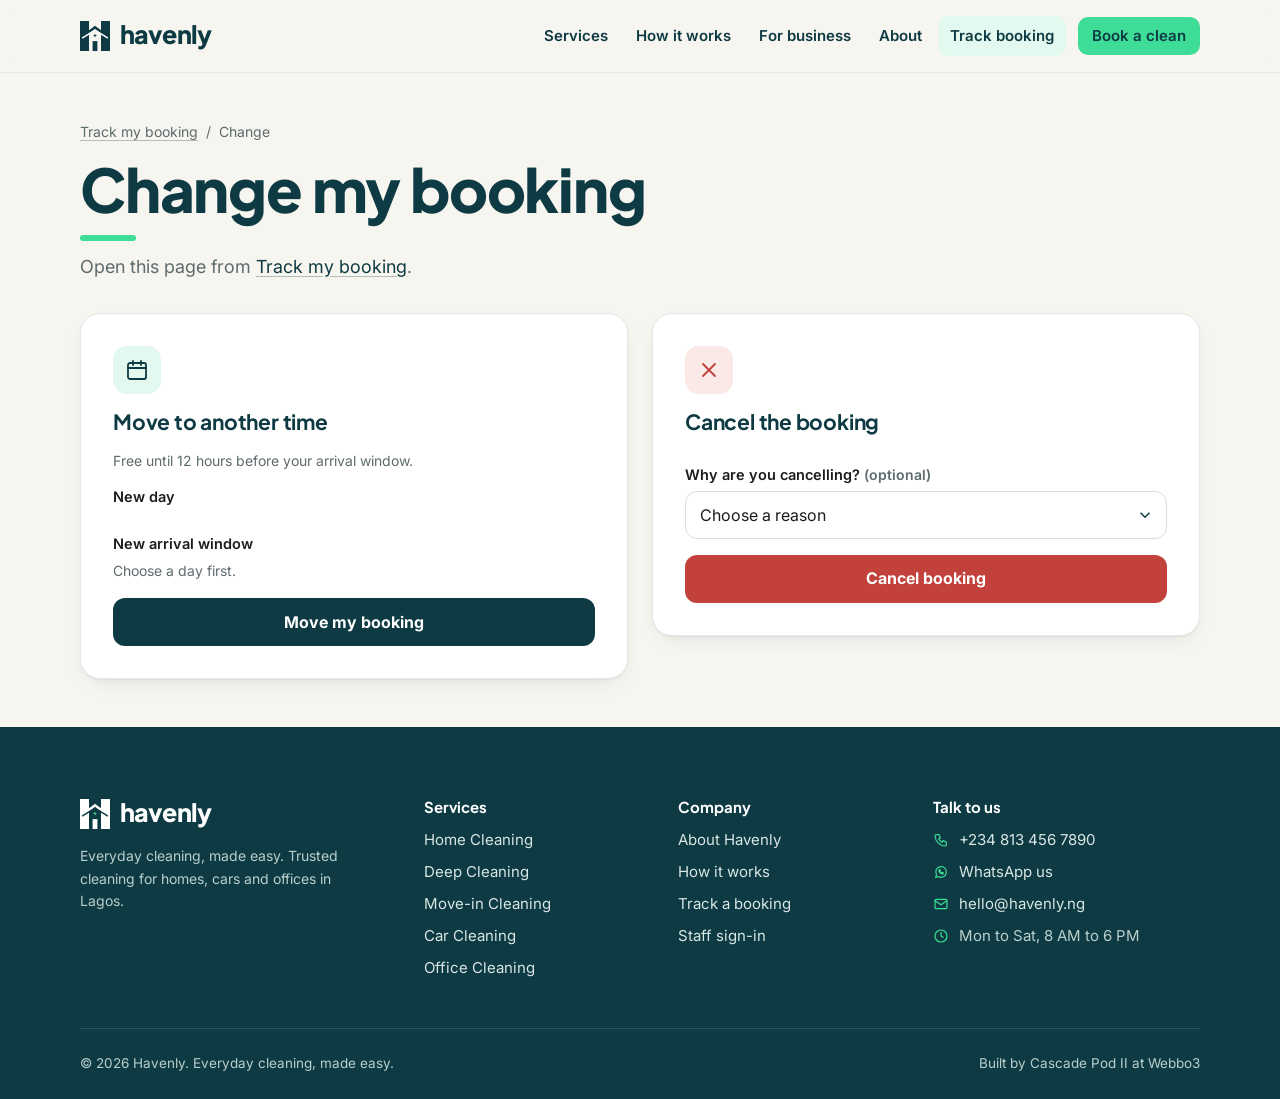
<file: manage.html>
<!doctype html>
<!-- PAGE 8: RESCHEDULE OR CANCEL. Owner: Role 8. Your files: manage.html, js/pages/manage.js, css/pages/manage.css
     Opened from track.html as manage.html?ref=HV-ABC123&phone=0803... -->
<html lang="en">
<head>
  <meta charset="utf-8">
  <meta name="viewport" content="width=device-width, initial-scale=1">
  <title>Change my booking | Havenly</title>
  <link rel="icon" href="assets/mark.svg">
  <link rel="stylesheet" href="css/havenly.css">
  <link rel="stylesheet" href="css/pages/manage.css">
</head>
<body data-page="track">
  <header data-havenly="header"></header>
  <main>
    <section class="page-hero">
      <div class="wrap">
        <nav class="crumbs"><a href="track.html" id="backLink">Track my booking</a><span>/</span><span>Change</span></nav>
        <h1>Change my booking</h1>
        <span class="bar"></span>
        <p class="lead" id="bookingLine">Loading your booking…</p>
      </div>
    </section>

    <section class="section tight" style="padding-top:0">
      <div class="wrap grid grid-2 manage">
        <!-- RESCHEDULE -->
        <form class="card pad-lg form" id="moveForm" novalidate data-check="manage-move">
          <span class="icon-tile"><i data-icon="calendar"></i></span>
          <h3>Move to another time</h3>
          <p class="small muted">Free until 12 hours before your arrival window.</p>
          <div class="field"><span class="label">New day</span><div class="days" id="days"></div></div>
          <div class="field"><span class="label">New arrival window</span><div class="choices" id="windows"><p class="muted small">Choose a day first.</p></div></div>
          <button class="btn btn-dark btn-block" type="submit" id="moveBtn">Move my booking</button>
        </form>

        <!-- CANCEL -->
        <form class="card pad-lg form" id="cancelForm" novalidate data-check="manage-cancel">
          <span class="icon-tile cancel-icon"><i data-icon="x"></i></span>
          <h3>Cancel the booking</h3>
          <div id="feeNote"></div>
          <div class="field">
            <label for="reason">Why are you cancelling? <span class="muted small">(optional)</span></label>
            <select class="select" id="reason" name="reason">
              <option value="">Choose a reason</option><option>Plans changed</option><option>Found another provider</option>
              <option>Price</option><option>Booked by mistake</option><option>Other</option>
            </select>
          </div>
          <button class="btn btn-danger btn-block" type="submit" id="cancelBtn">Cancel booking</button>
        </form>
      </div>
    </section>
  </main>
  <footer data-havenly="footer"></footer>
  <script src="js/api.js"></script>
  <script src="js/ui.js"></script>
  <script src="js/pages/manage.js"></script>
</body>
</html>
</file>
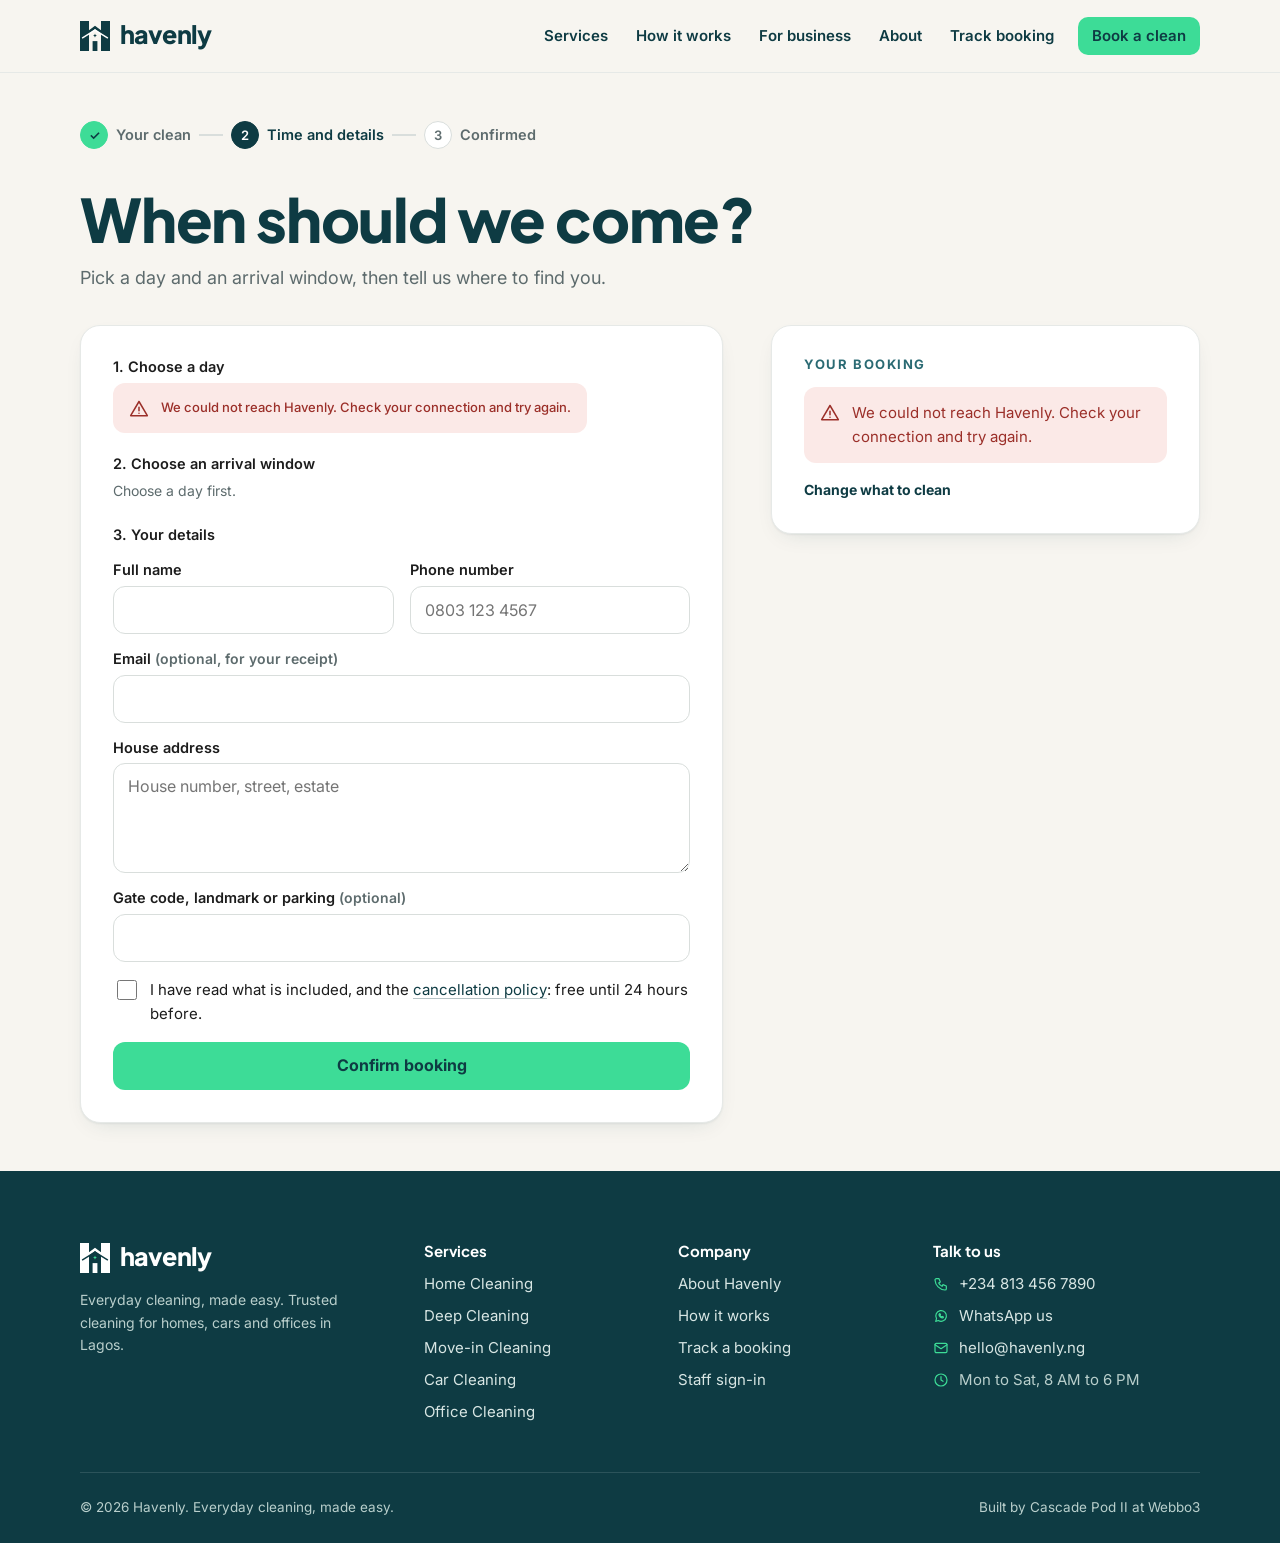
<file: schedule.html>
<!doctype html>
<!-- PAGE 5: BOOK, STEP 2 (time and details). Owner: Role 5. Your files: schedule.html, js/pages/schedule.js, css/pages/schedule.css
     Opened from book.html as schedule.html?service=...&area=...  Hands over to confirmation.html. -->
<html lang="en">
<head>
  <meta charset="utf-8">
  <meta name="viewport" content="width=device-width, initial-scale=1">
  <title>Choose a time | Havenly</title>
  <link rel="icon" href="assets/mark.svg">
  <link rel="stylesheet" href="css/havenly.css">
  <link rel="stylesheet" href="css/pages/schedule.css">
</head>
<body data-page="book">
  <header data-havenly="header"></header>
  <main>
    <section class="page-hero">
      <div class="wrap">
        <ol class="steps"><li class="done">Your clean</li><li class="on">Time and details</li><li>Confirmed</li></ol>
        <h1>When should we come?</h1>
        <p class="lead">Pick a day and an arrival window, then tell us where to find you.</p>
      </div>
    </section>

    <section class="section tight" style="padding-top:0">
      <div class="wrap split">
        <form class="form card pad-lg" id="scheduleForm" novalidate>
          <div class="field">
            <span class="label">1. Choose a day</span>
            <div class="days" id="days" data-check="schedule-days"></div>
          </div>
          <div class="field">
            <span class="label">2. Choose an arrival window</span>
            <div class="choices" id="windows" data-check="schedule-windows"><p class="muted small">Choose a day first.</p></div>
          </div>

          <span class="label" style="margin-top:8px">3. Your details</span>
          <div class="form-row">
            <div class="field"><label for="name">Full name</label><input class="input" id="name" name="name" autocomplete="name" required></div>
            <div class="field"><label for="phone">Phone number</label><input class="input" id="phone" name="phone" type="tel" autocomplete="tel" placeholder="0803 123 4567" required></div>
          </div>
          <div class="field"><label for="email">Email <span class="muted small">(optional, for your receipt)</span></label><input class="input" id="email" name="email" type="email" autocomplete="email"></div>
          <div class="field"><label for="address">House address</label><textarea class="textarea" id="address" name="address" rows="2" autocomplete="street-address" placeholder="House number, street, estate" required></textarea></div>
          <div class="field"><label for="access_notes">Gate code, landmark or parking <span class="muted small">(optional)</span></label><input class="input" id="access_notes" name="access_notes"></div>

          <label class="check"><input type="checkbox" name="agree" required> <span>I have read what is included, and the <a href="help.html#policy">cancellation policy</a>: free until 24 hours before.</span></label>
          <button class="btn btn-block" type="submit" id="bookBtn">Confirm booking</button>
        </form>

        <aside class="card pad-lg summary">
          <span class="eyebrow">Your booking</span>
          <div id="summary" data-check="schedule-summary"></div>
          <a class="link-arrow small" id="changeLink" href="book.html">Change what to clean</a>
        </aside>
      </div>
    </section>
  </main>
  <footer data-havenly="footer"></footer>
  <script src="js/api.js"></script>
  <script src="js/ui.js"></script>
  <script src="js/pages/schedule.js"></script>
</body>
</html>
</file>
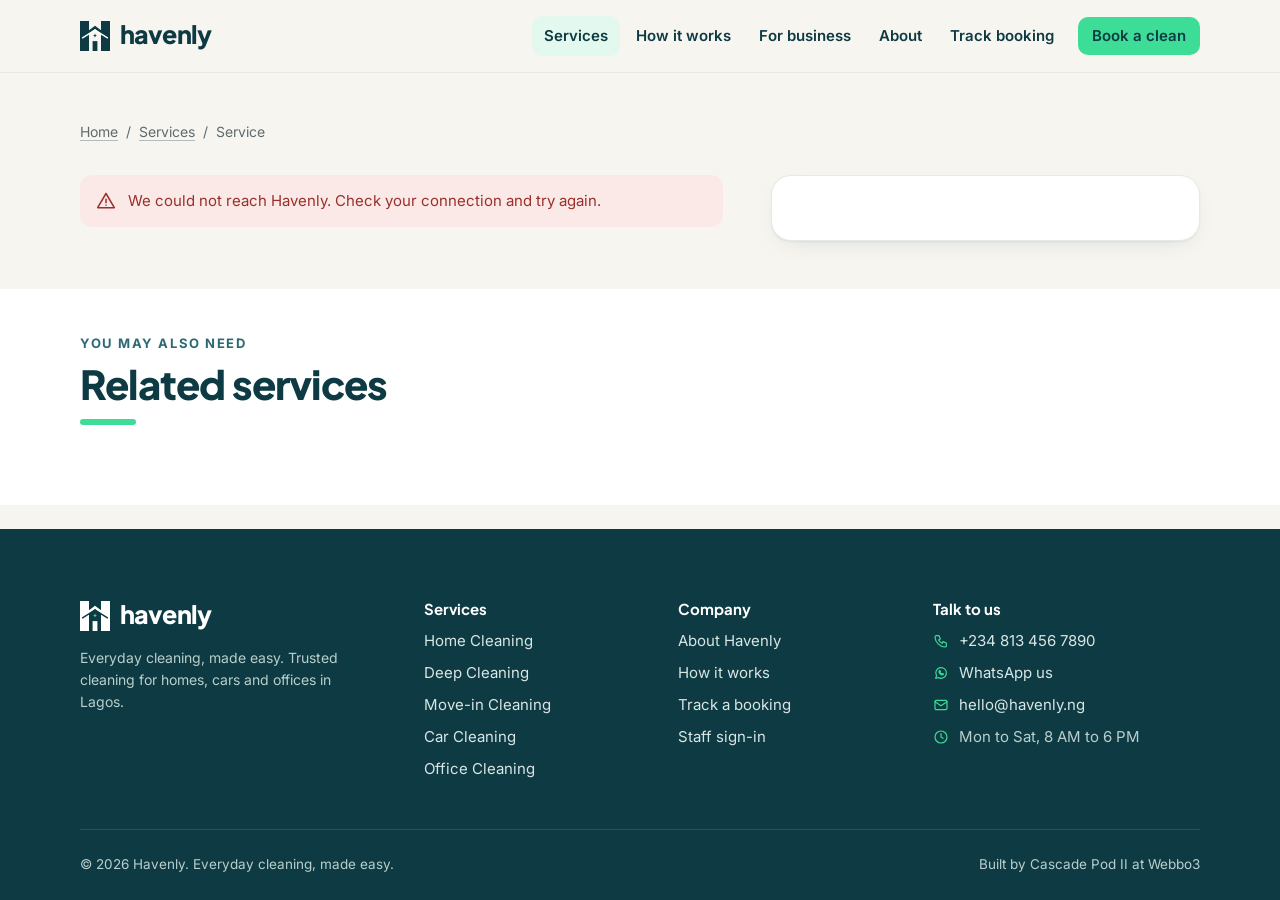
<file: service.html>
<!doctype html>
<!-- PAGE 3: SERVICE DETAILS. Owner: Role 3. Your files: service.html, js/pages/service.js, css/pages/service.css
     Opened as service.html?slug=deep-cleaning (any slug from the API). -->
<html lang="en">
<head>
  <meta charset="utf-8">
  <meta name="viewport" content="width=device-width, initial-scale=1">
  <title>Service | Havenly</title>
  <link rel="icon" href="assets/mark.svg">
  <link rel="stylesheet" href="css/havenly.css">
  <link rel="stylesheet" href="css/pages/service.css">
</head>
<body data-page="services">
  <header data-havenly="header"></header>
  <main>
    <section class="page-hero">
      <div class="wrap">
        <nav class="crumbs"><a href="index.html">Home</a><span>/</span><a href="services.html">Services</a><span>/</span><span id="crumbName">Service</span></nav>
      </div>
    </section>

    <section class="section tight" style="padding-top:0">
      <div class="wrap split">
        <!-- the service itself: filled by STEP 1 and STEP 2 -->
        <article class="stack-lg" id="serviceBody" data-check="service-body"></article>

        <!-- the price box on the right: filled by STEP 3 -->
        <aside class="card pad-lg price-card" id="priceCard" data-check="service-price"></aside>
      </div>
    </section>

    <section class="section white tight">
      <div class="wrap">
        <div class="section-head"><span class="eyebrow">You may also need</span><h2>Related services</h2><span class="bar"></span></div>
        <div class="grid grid-3" id="related"></div>
      </div>
    </section>
  </main>
  <footer data-havenly="footer"></footer>
  <script src="js/api.js"></script>
  <script src="js/ui.js"></script>
  <script src="js/pages/service.js"></script>
</body>
</html>
</file>
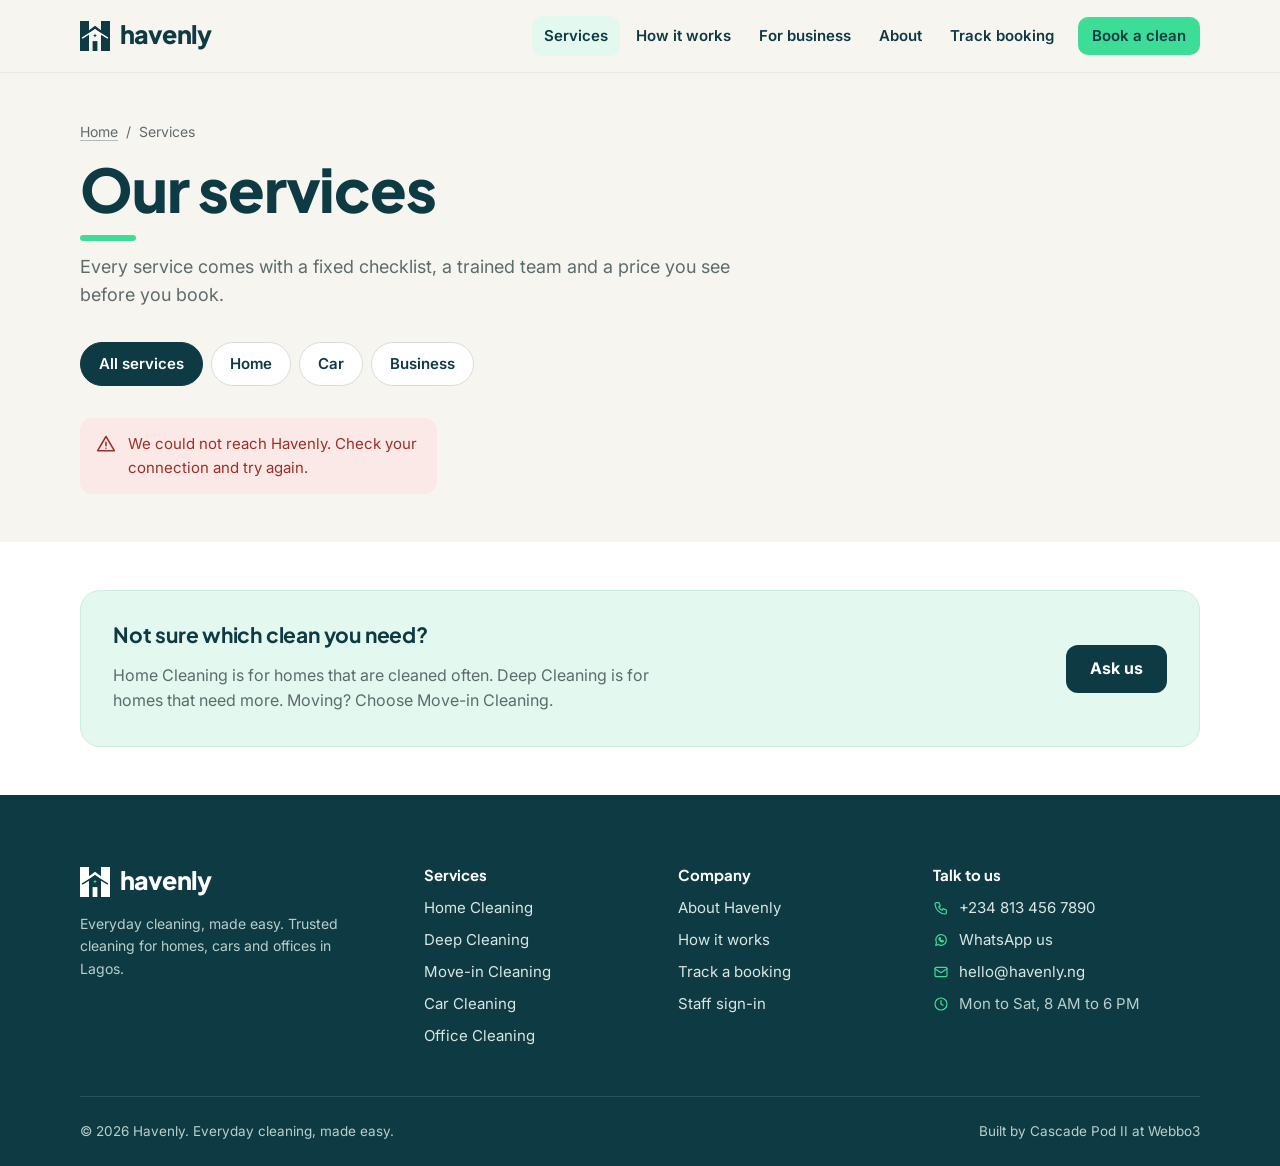
<file: services.html>
<!doctype html>
<!-- PAGE 2: SERVICES. Owner: Role 2. Your files: services.html, js/pages/services.js, css/pages/services.css -->
<html lang="en">
<head>
  <meta charset="utf-8">
  <meta name="viewport" content="width=device-width, initial-scale=1">
  <title>Services | Havenly</title>
  <link rel="icon" href="assets/mark.svg">
  <link rel="stylesheet" href="css/havenly.css">
  <link rel="stylesheet" href="css/pages/services.css">
</head>
<body data-page="services">
  <header data-havenly="header"></header>
  <main>
    <section class="page-hero">
      <div class="wrap">
        <nav class="crumbs"><a href="index.html">Home</a><span>/</span><span>Services</span></nav>
        <h1>Our services</h1>
        <span class="bar"></span>
        <p class="lead">Every service comes with a fixed checklist, a trained team and a price you see before you book.</p>
      </div>
    </section>

    <section class="section tight" style="padding-top:0">
      <div class="wrap">
        <div class="filters" id="filters" role="tablist" aria-label="Filter services">
          <button class="chip on" type="button" data-category="">All services</button>
          <button class="chip" type="button" data-category="home">Home</button>
          <button class="chip" type="button" data-category="car">Car</button>
          <button class="chip" type="button" data-category="business">Business</button>
        </div>
        <div class="grid grid-3" id="serviceGrid" data-check="services-grid"></div>
      </div>
    </section>

    <section class="section white tight">
      <div class="wrap">
        <div class="card mint pad-lg row between">
          <div class="stack" style="max-width:56ch">
            <h3>Not sure which clean you need?</h3>
            <p class="muted">Home Cleaning is for homes that are cleaned often. Deep Cleaning is for homes that need more. Moving? Choose Move-in Cleaning.</p>
          </div>
          <a class="btn btn-dark" href="help.html">Ask us</a>
        </div>
      </div>
    </section>
  </main>
  <footer data-havenly="footer"></footer>
  <script src="js/api.js"></script>
  <script src="js/ui.js"></script>
  <script src="js/pages/services.js"></script>
</body>
</html>
</file>
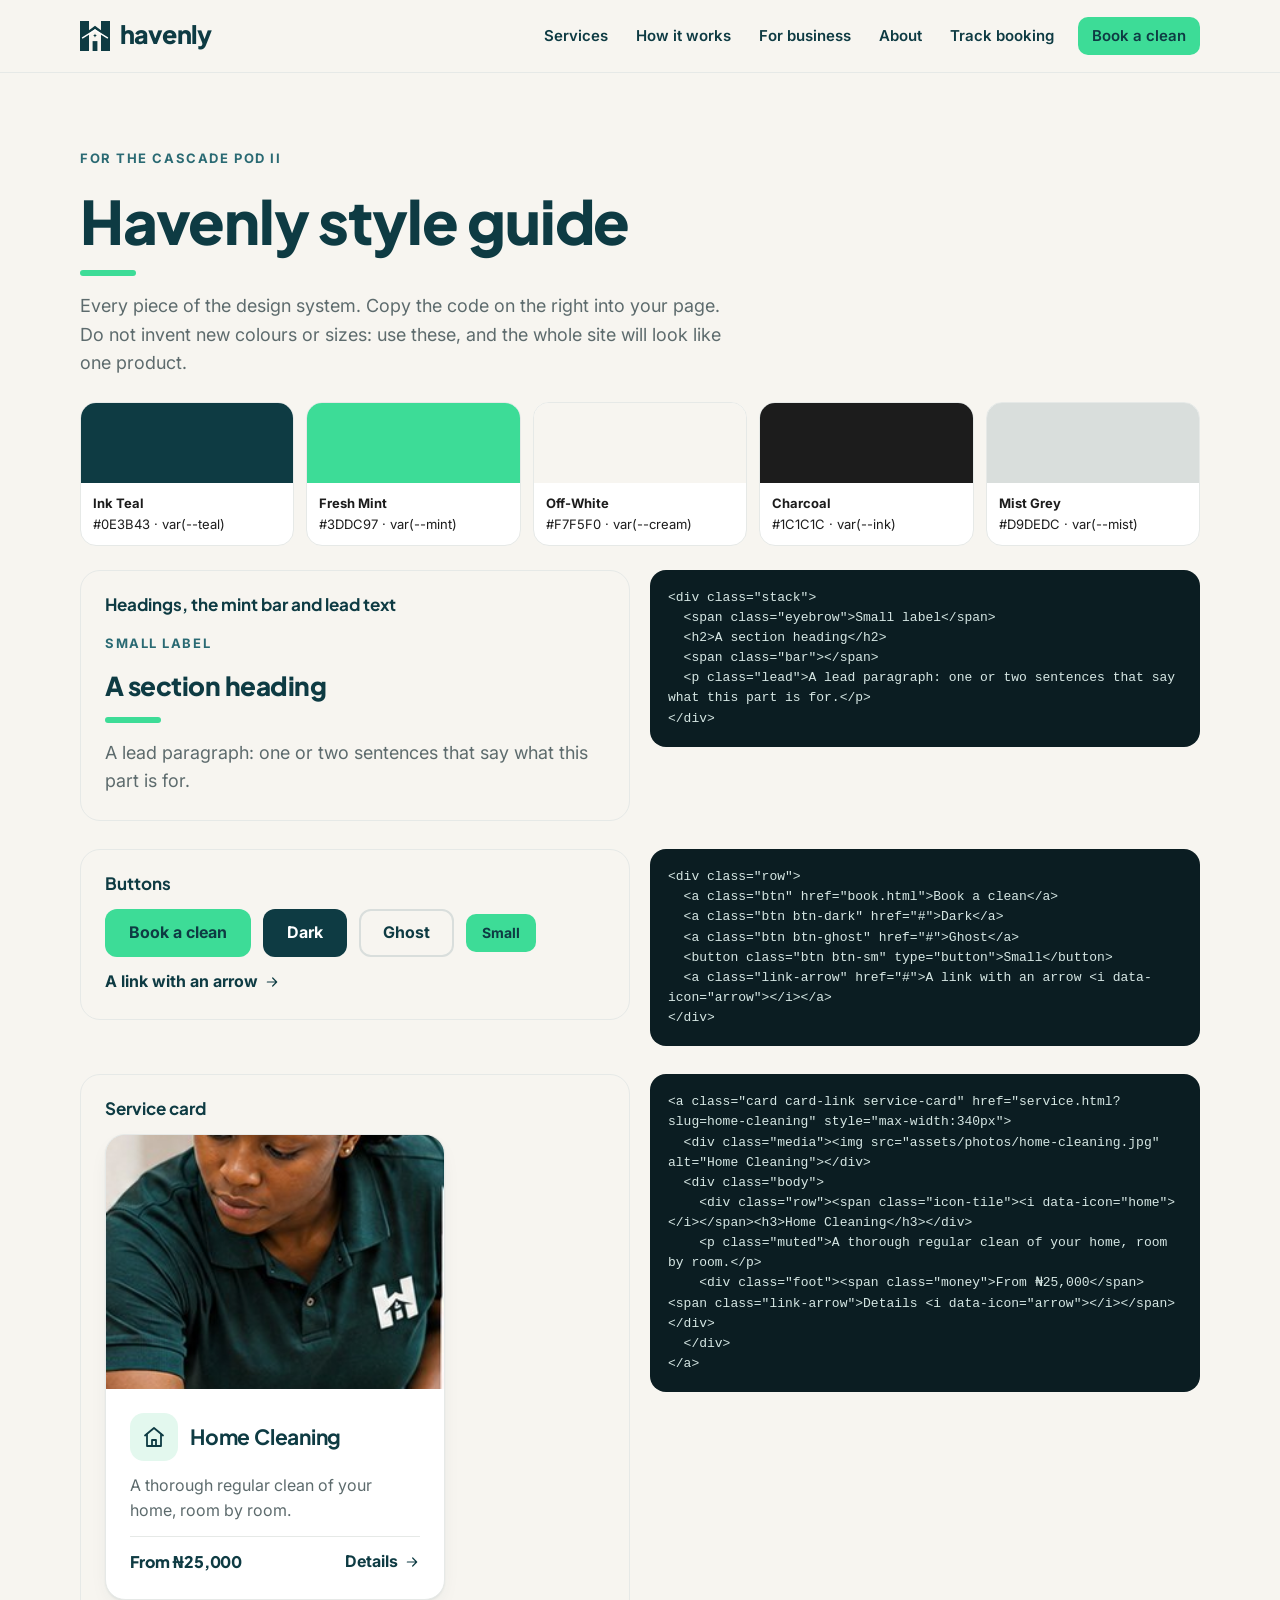
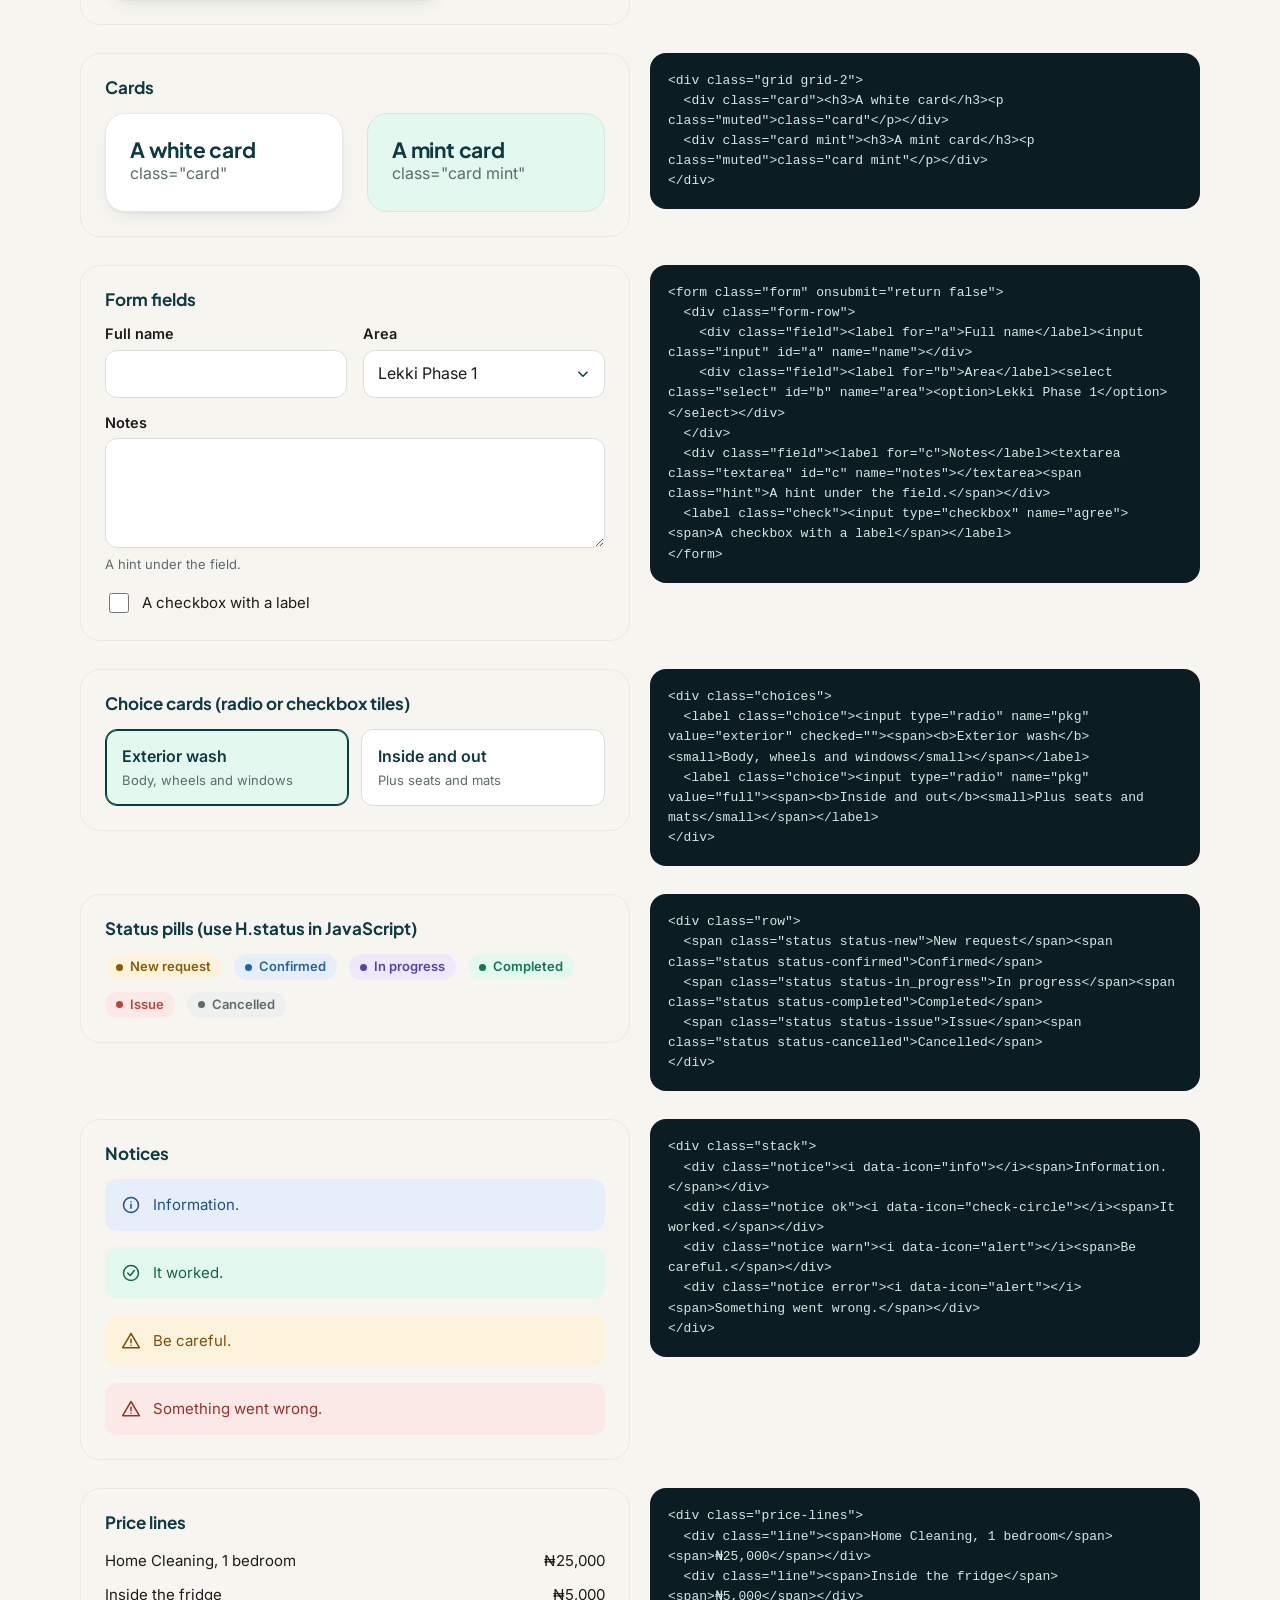
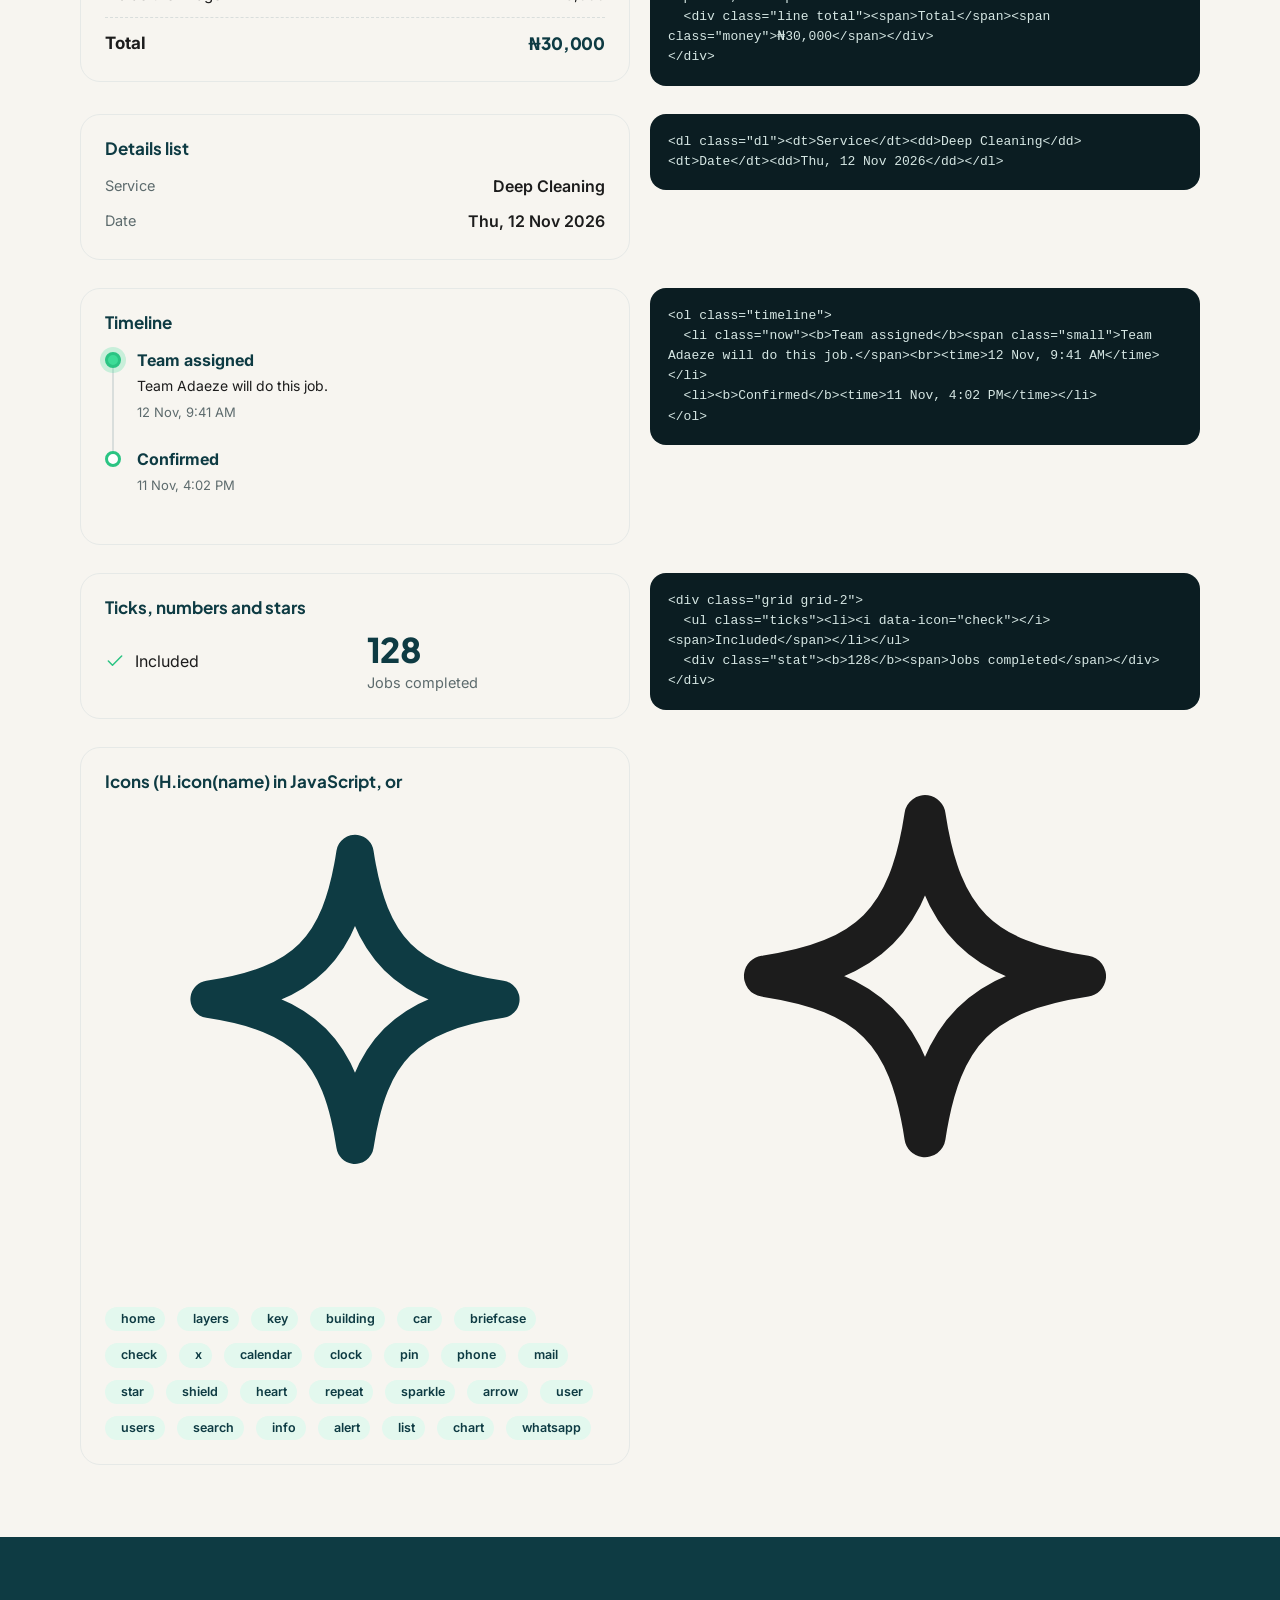
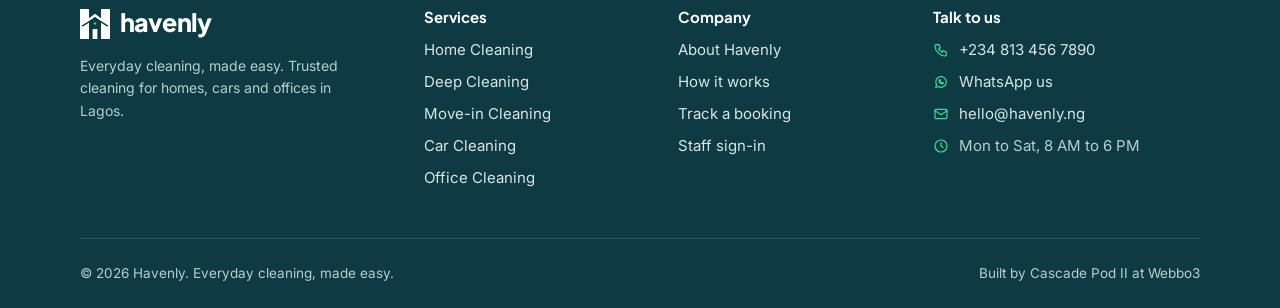
<file: styleguide.html>
<!doctype html>
<!-- THE HAVENLY STYLE GUIDE (shared, do not edit). Every part of the design system, with the HTML to copy. -->
<html lang="en">
<head>
  <meta charset="utf-8">
  <meta name="viewport" content="width=device-width, initial-scale=1">
  <title>Style guide | Havenly</title>
  <link rel="icon" href="assets/mark.svg">
  <link rel="stylesheet" href="css/havenly.css">
  <style>
    .sg { display: grid; gap: 28px; }
    .sg-item { display: grid; grid-template-columns: minmax(0, 1fr) minmax(0, 1fr); gap: 20px; align-items: start; }
    .sg-live { background: var(--cream); border: 1px solid var(--line); border-radius: 20px; padding: 24px; }
    .sg-code { margin: 0; background: #0b1d22; color: #d6e7e4; border-radius: 16px; padding: 18px; font: 13px/1.55 ui-monospace, Menlo, Consolas, monospace; overflow-x: auto; white-space: pre-wrap; max-height: 360px; }
    .sg h2 { font-size: 26px; }
    .swatches { display: grid; grid-template-columns: repeat(5, 1fr); gap: 12px; }
    .swatch { border-radius: 16px; overflow: hidden; border: 1px solid var(--line); background: #fff; }
    .swatch i { display: block; height: 80px; }
    .swatch span { display: block; padding: 10px 12px; font-size: 13px; }
    @media (max-width: 860px) { .sg-item { grid-template-columns: 1fr; } .swatches { grid-template-columns: repeat(2, 1fr); } }
  </style>
</head>
<body data-page="">
  <header data-havenly="header"></header>
  <main class="section">
    <div class="wrap stack-lg">
      <div class="stack">
        <span class="eyebrow">For the Cascade Pod II</span>
        <h1>Havenly style guide</h1>
        <span class="bar"></span>
        <p class="lead">Every piece of the design system. Copy the code on the right into your page. Do not invent new colours or sizes: use these, and the whole site will look like one product.</p>
      </div>

      <div class="swatches">
        <div class="swatch"><i style="background:#0E3B43"></i><span><b>Ink Teal</b><br>#0E3B43 · var(--teal)</span></div>
        <div class="swatch"><i style="background:#3DDC97"></i><span><b>Fresh Mint</b><br>#3DDC97 · var(--mint)</span></div>
        <div class="swatch"><i style="background:#F7F5F0"></i><span><b>Off-White</b><br>#F7F5F0 · var(--cream)</span></div>
        <div class="swatch"><i style="background:#1C1C1C"></i><span><b>Charcoal</b><br>#1C1C1C · var(--ink)</span></div>
        <div class="swatch"><i style="background:#D9DEDC"></i><span><b>Mist Grey</b><br>#D9DEDC · var(--mist)</span></div>
      </div>

      <div class="sg" id="sg"></div>
    </div>
  </main>
  <footer data-havenly="footer"></footer>

  <template data-name="Headings, the mint bar and lead text">
    <div class="stack">
      <span class="eyebrow">Small label</span>
      <h2>A section heading</h2>
      <span class="bar"></span>
      <p class="lead">A lead paragraph: one or two sentences that say what this part is for.</p>
    </div>
  </template>
  <template data-name="Buttons">
    <div class="row">
      <a class="btn" href="book.html">Book a clean</a>
      <a class="btn btn-dark" href="#">Dark</a>
      <a class="btn btn-ghost" href="#">Ghost</a>
      <button class="btn btn-sm" type="button">Small</button>
      <a class="link-arrow" href="#">A link with an arrow <i data-icon="arrow"></i></a>
    </div>
  </template>
  <template data-name="Service card">
    <a class="card card-link service-card" href="service.html?slug=home-cleaning" style="max-width:340px">
      <div class="media"><img src="assets/photos/home-cleaning.jpg" alt="Home Cleaning"></div>
      <div class="body">
        <div class="row"><span class="icon-tile"><i data-icon="home"></i></span><h3>Home Cleaning</h3></div>
        <p class="muted">A thorough regular clean of your home, room by room.</p>
        <div class="foot"><span class="money">From ₦25,000</span><span class="link-arrow">Details <i data-icon="arrow"></i></span></div>
      </div>
    </a>
  </template>
  <template data-name="Cards">
    <div class="grid grid-2">
      <div class="card"><h3>A white card</h3><p class="muted">class="card"</p></div>
      <div class="card mint"><h3>A mint card</h3><p class="muted">class="card mint"</p></div>
    </div>
  </template>
  <template data-name="Form fields">
    <form class="form" onsubmit="return false">
      <div class="form-row">
        <div class="field"><label for="a">Full name</label><input class="input" id="a" name="name"></div>
        <div class="field"><label for="b">Area</label><select class="select" id="b" name="area"><option>Lekki Phase 1</option></select></div>
      </div>
      <div class="field"><label for="c">Notes</label><textarea class="textarea" id="c" name="notes"></textarea><span class="hint">A hint under the field.</span></div>
      <label class="check"><input type="checkbox" name="agree"> <span>A checkbox with a label</span></label>
    </form>
  </template>
  <template data-name="Choice cards (radio or checkbox tiles)">
    <div class="choices">
      <label class="choice"><input type="radio" name="pkg" value="exterior" checked><span><b>Exterior wash</b><small>Body, wheels and windows</small></span></label>
      <label class="choice"><input type="radio" name="pkg" value="full"><span><b>Inside and out</b><small>Plus seats and mats</small></span></label>
    </div>
  </template>
  <template data-name="Status pills (use H.status in JavaScript)">
    <div class="row">
      <span class="status status-new">New request</span><span class="status status-confirmed">Confirmed</span>
      <span class="status status-in_progress">In progress</span><span class="status status-completed">Completed</span>
      <span class="status status-issue">Issue</span><span class="status status-cancelled">Cancelled</span>
    </div>
  </template>
  <template data-name="Notices">
    <div class="stack">
      <div class="notice"><i data-icon="info"></i><span>Information.</span></div>
      <div class="notice ok"><i data-icon="check-circle"></i><span>It worked.</span></div>
      <div class="notice warn"><i data-icon="alert"></i><span>Be careful.</span></div>
      <div class="notice error"><i data-icon="alert"></i><span>Something went wrong.</span></div>
    </div>
  </template>
  <template data-name="Price lines">
    <div class="price-lines">
      <div class="line"><span>Home Cleaning, 1 bedroom</span><span>₦25,000</span></div>
      <div class="line"><span>Inside the fridge</span><span>₦5,000</span></div>
      <div class="line total"><span>Total</span><span class="money">₦30,000</span></div>
    </div>
  </template>
  <template data-name="Details list">
    <dl class="dl"><dt>Service</dt><dd>Deep Cleaning</dd><dt>Date</dt><dd>Thu, 12 Nov 2026</dd></dl>
  </template>
  <template data-name="Timeline">
    <ol class="timeline">
      <li class="now"><b>Team assigned</b><span class="small">Team Adaeze will do this job.</span><br><time>12 Nov, 9:41 AM</time></li>
      <li><b>Confirmed</b><time>11 Nov, 4:02 PM</time></li>
    </ol>
  </template>
  <template data-name="Ticks, numbers and stars">
    <div class="grid grid-2">
      <ul class="ticks"><li><i data-icon="check"></i><span>Included</span></li></ul>
      <div class="stat"><b>128</b><span>Jobs completed</span></div>
    </div>
  </template>
  <template data-name="Icons (H.icon(name) in JavaScript, or &lt;i data-icon=&quot;name&quot;&gt; in HTML)">
    <div class="row" id="iconRow"></div>
  </template>

  <script src="js/api.js"></script>
  <script src="js/ui.js"></script>
  <script>
    const H = Havenly.ui;
    const box = H.$("#sg");
    H.$$("template").forEach((t) => {
      const html = t.innerHTML.replace(/^\n|\s+$/g, "").replace(/^ {4}/gm, "");
      box.insertAdjacentHTML("beforeend", `<section class="sg-item"><div class="sg-live"><h4 style="margin-bottom:16px">${t.dataset.name}</h4>${html}</div>
        <pre class="sg-code">${H.esc(html)}</pre></section>`);
    });
    H.$("#iconRow").innerHTML = ["home", "layers", "key", "building", "car", "briefcase", "check", "x", "calendar", "clock", "pin", "phone", "mail", "star", "shield", "heart", "repeat", "sparkle", "arrow", "user", "users", "search", "info", "alert", "list", "chart", "whatsapp"]
      .map((n) => `<span class="pill" title="${n}">${H.icon(n)} ${n}</span>`).join("");
    H.$$("[data-icon]").forEach((el) => { el.outerHTML = H.icon(el.getAttribute("data-icon")); });
    H.$$("#sg img").forEach((img) => { img.src = H.asset(img.getAttribute("src")); });
  </script>
</body>
</html>
</file>
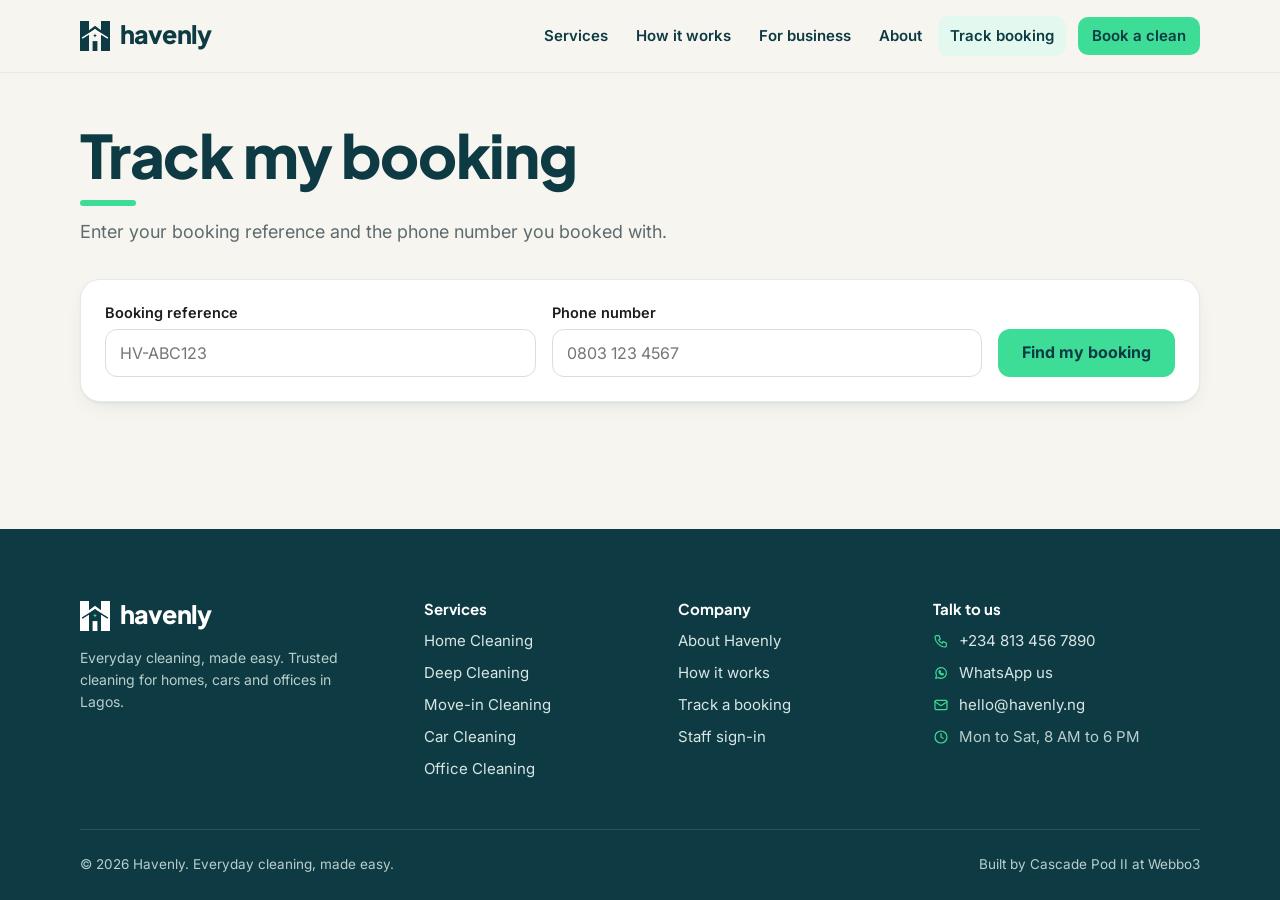
<file: track.html>
<!doctype html>
<!-- PAGE 7: TRACK MY BOOKING. Owner: Role 7. Your files: track.html, js/pages/track.js, css/pages/track.css
     Opened as track.html, or track.html?ref=HV-ABC123&phone=0803... to show a booking straight away. -->
<html lang="en">
<head>
  <meta charset="utf-8">
  <meta name="viewport" content="width=device-width, initial-scale=1">
  <title>Track my booking | Havenly</title>
  <link rel="icon" href="assets/mark.svg">
  <link rel="stylesheet" href="css/havenly.css">
  <link rel="stylesheet" href="css/pages/track.css">
</head>
<body data-page="track">
  <header data-havenly="header"></header>
  <main>
    <section class="page-hero">
      <div class="wrap">
        <h1>Track my booking</h1>
        <span class="bar"></span>
        <p class="lead">Enter your booking reference and the phone number you booked with.</p>
      </div>
    </section>

    <section class="section tight" style="padding-top:0">
      <div class="wrap">
        <form class="card lookup" id="lookupForm" novalidate data-check="track-form">
          <div class="field"><label for="ref">Booking reference</label><input class="input" id="ref" name="ref" placeholder="HV-ABC123" autocomplete="off" style="text-transform:uppercase" required></div>
          <div class="field"><label for="phone">Phone number</label><input class="input" id="phone" name="phone" type="tel" placeholder="0803 123 4567" required></div>
          <button class="btn" type="submit" id="findBtn">Find my booking</button>
        </form>

        <div id="result" data-check="track-result"></div>
      </div>
    </section>
  </main>
  <footer data-havenly="footer"></footer>
  <script src="js/api.js"></script>
  <script src="js/ui.js"></script>
  <script src="js/pages/track.js"></script>
</body>
</html>
</file>
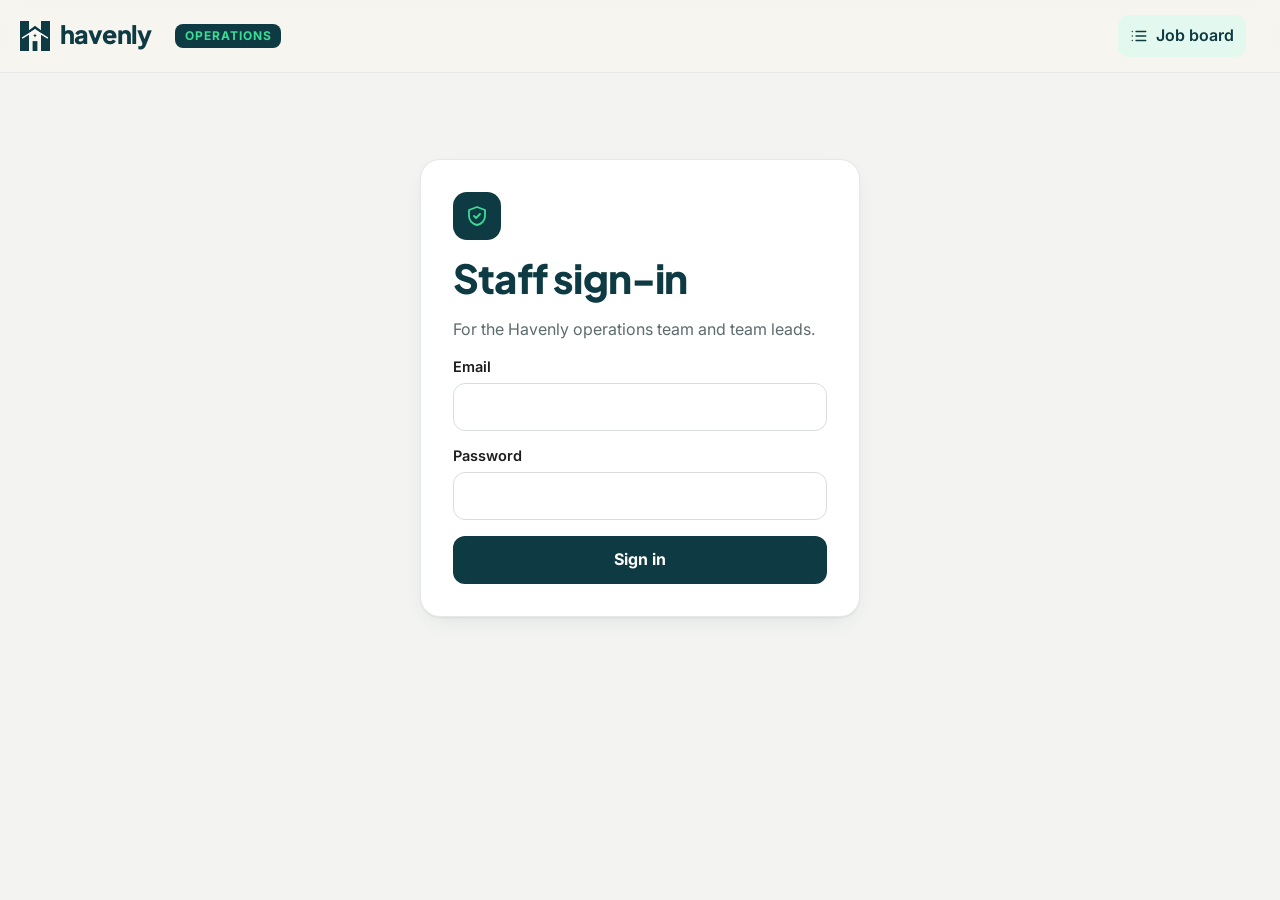
<file: ops/job.html>
<!doctype html>
<!-- PAGE 14: JOB SHEET (staff only). Owner: Role 14.
     Your files: ops/job.html, js/pages/ops-job.js, css/pages/ops-job.css
     Opened from the job board as ops/job.html?ref=HV-ABC123 -->
<html lang="en">
<head>
  <meta charset="utf-8">
  <meta name="viewport" content="width=device-width, initial-scale=1">
  <title>Job sheet | Havenly Operations</title>
  <meta name="robots" content="noindex">
  <link rel="icon" href="../assets/mark.svg">
  <link rel="stylesheet" href="../css/havenly.css">
  <link rel="stylesheet" href="../css/pages/ops-job.css">
</head>
<body data-shell="ops" data-page="job">
  <header data-havenly="header"></header>
  <main>
    <section class="section tight">
      <div class="wrap ops-wrap">
        <a class="link-arrow back" href="index.html"><i data-icon="back"></i> Job board</a>
        <div id="jobHead" class="job-head" data-check="job-head"></div>
        <div class="job-grid">
          <div class="stack-lg">
            <div class="card" id="details" data-check="job-details"></div>
            <div class="card" id="checklist" data-check="job-checklist"></div>
            <div class="card" id="issues" hidden></div>
          </div>
          <div class="stack-lg">
            <div class="card" id="actions" data-check="job-actions"></div>
            <div class="card" id="audit" data-check="job-audit"></div>
          </div>
        </div>
      </div>
    </section>
  </main>
  <script src="../js/api.js"></script>
  <script src="../js/ui.js"></script>
  <script src="../js/pages/ops-job.js"></script>
</body>
</html>
</file>
<file: css/havenly.css>
/* ==========================================================================
   HAVENLY DESIGN SYSTEM  (shared file: do not edit, ask the Lead Developer)
   Brand: Havenly Brand Guidelines v1.0, 2026.
   Colours  Ink Teal #0E3B43 · Fresh Mint #3DDC97 · Off-White #F7F5F0
            Charcoal #1C1C1C · Mist Grey #D9DEDC
   Type     Plus Jakarta Sans (headings) · Inter (body and interface)
   Usage    about 60% Off-White, 22% Ink Teal, 10% Mint, 5% Charcoal.
   Every class here is shown with its markup in styleguide.html.
   ========================================================================== */

@import url("https://fonts.googleapis.com/css2?family=Inter:wght@400;500;600;700&family=Plus+Jakarta+Sans:wght@600;700;800&display=swap");

:root {
  --teal: #0e3b43;
  --teal-2: #164c55;
  --teal-3: #2a6a73;
  --mint: #3ddc97;
  --mint-2: #2bc483;
  --mint-soft: #e3f8ee;
  --cream: #f7f5f0;
  --paper: #ffffff;
  --ink: #1c1c1c;
  --muted: #5d6b6d;
  --mist: #d9dedc;
  --line: #e6e9e7;
  --amber: #c98a12;
  --amber-soft: #fdf3dc;
  --red: #c2413a;
  --red-soft: #fbe9e7;
  --blue: #2563a8;
  --blue-soft: #e6eff9;

  --head: "Plus Jakarta Sans", system-ui, sans-serif;
  --body: "Inter", system-ui, -apple-system, "Segoe UI", sans-serif;

  --r-sm: 8px;
  --r: 12px;
  --r-lg: 20px;
  --shadow: 0 1px 2px rgba(14, 59, 67, .06), 0 8px 24px -12px rgba(14, 59, 67, .18);
  --shadow-lg: 0 24px 48px -24px rgba(14, 59, 67, .35);
  --wrap: 1160px;
  --s1: 4px; --s2: 8px; --s3: 12px; --s4: 16px; --s5: 24px; --s6: 32px; --s7: 48px; --s8: 72px; --s9: 96px;
}

*, *::before, *::after { box-sizing: border-box; }
html { -webkit-text-size-adjust: 100%; scroll-behavior: smooth; }
body {
  margin: 0; background: var(--cream); color: var(--ink);
  font: 400 16px/1.6 var(--body); -webkit-font-smoothing: antialiased;
  display: flex; flex-direction: column; min-height: 100vh;
}
main { flex: 1; }
img, svg { display: block; max-width: 100%; }
a { color: var(--teal); text-decoration-color: rgba(14, 59, 67, .3); text-underline-offset: 3px; }
a:hover { text-decoration-color: currentColor; }
button { font: inherit; color: inherit; }
:focus-visible { outline: 3px solid var(--mint); outline-offset: 2px; border-radius: 4px; }
[hidden] { display: none !important; }
.sr-only { position: absolute; width: 1px; height: 1px; overflow: hidden; clip: rect(0 0 0 0); white-space: nowrap; }

/* ---------- type ---------- */
h1, h2, h3, h4 { font-family: var(--head); color: var(--teal); margin: 0; letter-spacing: -.02em; line-height: 1.12; }
h1 { font-size: clamp(36px, 5.2vw, 60px); font-weight: 800; }
h2 { font-size: clamp(28px, 3.4vw, 40px); font-weight: 800; }
h3 { font-size: 21px; font-weight: 700; letter-spacing: -.01em; }
h4 { font-size: 17px; font-weight: 700; letter-spacing: 0; }
p { margin: 0; }
.lead { font-size: 18px; color: var(--muted); max-width: 60ch; }
.muted { color: var(--muted); }
.small { font-size: 14px; }
.tiny { font-size: 12.5px; }
.eyebrow { font: 700 13px/1 var(--body); letter-spacing: .12em; text-transform: uppercase; color: var(--teal-3); }
.bar { display: block; width: 56px; height: 6px; border-radius: 6px; background: var(--mint); }
.money { font-family: var(--head); font-weight: 800; color: var(--teal); letter-spacing: -.01em; }

/* ---------- layout ---------- */
.wrap { width: 100%; max-width: var(--wrap); margin: 0 auto; padding: 0 20px; }
.section { padding: var(--s8) 0; }
.section.tight { padding: var(--s7) 0; }
.section.white { background: var(--paper); }
.section.teal { background: var(--teal); color: #d8e6e4; }
.section.teal h1, .section.teal h2, .section.teal h3 { color: #fff; }
.section-head { display: grid; gap: var(--s3); margin-bottom: var(--s6); max-width: 720px; }
.section-head.center { margin-inline: auto; text-align: center; justify-items: center; }
.stack > * { margin-top: 0; }
.stack > * + * { margin-top: var(--s4); }
.stack-lg > * { margin-top: 0; }
.stack-lg > * + * { margin-top: var(--s5); }
.row { display: flex; gap: var(--s3); align-items: center; flex-wrap: wrap; }
.row.between { justify-content: space-between; }
.grid { display: grid; gap: var(--s5); }
.grid-2 { grid-template-columns: repeat(2, minmax(0, 1fr)); }
.grid-3 { grid-template-columns: repeat(3, minmax(0, 1fr)); }
.grid-4 { grid-template-columns: repeat(4, minmax(0, 1fr)); }
.split { display: grid; grid-template-columns: minmax(0, 1.35fr) minmax(300px, .9fr); gap: var(--s7); align-items: start; }
@media (max-width: 960px) { .grid-4 { grid-template-columns: repeat(2, minmax(0, 1fr)); } .grid-3 { grid-template-columns: repeat(2, minmax(0, 1fr)); } .split { grid-template-columns: 1fr; gap: var(--s6); } }
@media (max-width: 640px) { .grid-2, .grid-3, .grid-4 { grid-template-columns: 1fr; } .section { padding: var(--s7) 0; } }

/* ---------- buttons ---------- */
.btn {
  display: inline-flex; align-items: center; justify-content: center; gap: 10px;
  min-height: 48px; padding: 12px 22px; border-radius: var(--r); border: 2px solid transparent;
  background: var(--mint); color: var(--teal); font: 700 16px/1.1 var(--body); text-decoration: none;
  cursor: pointer; transition: background .15s ease, transform .08s ease, box-shadow .15s ease;
}
.btn:hover { background: var(--mint-2); }
.btn:active { transform: translateY(1px); }
.btn svg { width: 18px; height: 18px; }
.btn-dark { background: var(--teal); color: #fff; }
.btn-dark:hover { background: var(--teal-2); }
.btn-ghost { background: transparent; border-color: var(--mist); color: var(--teal); }
.btn-ghost:hover { background: var(--paper); border-color: var(--teal); }
.btn-light { background: #fff; color: var(--teal); }
.btn-light:hover { background: var(--mint-soft); }
.btn-danger { background: var(--red); color: #fff; }
.btn-danger:hover { background: #a8342e; }
.btn-sm { min-height: 38px; padding: 8px 14px; font-size: 14px; border-radius: 10px; }
.btn-block { width: 100%; }
.btn[disabled], .btn.is-loading { opacity: .6; cursor: not-allowed; }
.btn.is-loading::after { content: ""; width: 16px; height: 16px; border-radius: 50%; border: 2px solid currentColor; border-right-color: transparent; animation: spin .7s linear infinite; }
.link-arrow { display: inline-flex; align-items: center; gap: 6px; font-weight: 700; text-decoration: none; color: var(--teal); }
.link-arrow svg { width: 16px; height: 16px; transition: transform .15s ease; }
.link-arrow:hover svg { transform: translateX(3px); }

/* ---------- header ---------- */
.site-header { position: sticky; top: 0; z-index: 50; background: rgba(247, 245, 240, .92); backdrop-filter: saturate(1.4) blur(10px); border-bottom: 1px solid var(--line); }
.site-header .wrap { display: flex; align-items: center; gap: var(--s5); height: 72px; }
.brand { display: inline-flex; align-items: center; text-decoration: none; }
.brand { gap: 10px; }
.brand img { height: 30px; width: 30px; }
.brand span { font: 800 25px/1 var(--head); color: var(--teal); letter-spacing: -.035em; margin-top: -3px; }
.brand.white span { color: #fff; }
.nav { display: flex; align-items: center; gap: 4px; margin-left: auto; }
.nav a { padding: 8px 12px; border-radius: 10px; text-decoration: none; color: var(--teal); font-weight: 600; font-size: 15px; }
.nav a:hover { background: var(--paper); }
.nav a.on { background: var(--mint-soft); }
.nav .btn { margin-left: 8px; }
.menu-btn { display: none; margin-left: auto; width: 44px; height: 44px; border-radius: 12px; border: 1px solid var(--mist); background: var(--paper); align-items: center; justify-content: center; cursor: pointer; }
.menu-btn svg { width: 22px; height: 22px; }
@media (max-width: 900px) {
  .menu-btn { display: inline-flex; }
  .nav { display: none; position: absolute; left: 0; right: 0; top: 72px; flex-direction: column; align-items: stretch; gap: 2px; padding: 12px 20px 20px; background: var(--cream); border-bottom: 1px solid var(--line); box-shadow: var(--shadow); }
  .nav.open { display: flex; }
  .nav a { padding: 12px; }
  .nav .btn { margin: 8px 0 0; }
}

/* ---------- footer ---------- */
.site-footer { background: var(--teal); color: #b9cfcc; padding: var(--s8) 0 var(--s5); margin-top: auto; }
.site-footer .cols { display: grid; grid-template-columns: 1.4fr 1fr 1fr 1.2fr; gap: var(--s6); }
.site-footer h4 { color: #fff; margin-bottom: var(--s3); font-size: 15px; }
.site-footer a { color: #d8e6e4; text-decoration: none; }
.site-footer a:hover { color: #fff; text-decoration: underline; }
.site-footer ul { list-style: none; margin: 0; padding: 0; display: grid; gap: 8px; font-size: 15px; }
.site-footer .brand { margin-bottom: var(--s4); }
.site-footer .legal { margin-top: var(--s7); padding-top: var(--s5); border-top: 1px solid rgba(255, 255, 255, .12); display: flex; justify-content: space-between; gap: var(--s4); flex-wrap: wrap; font-size: 13.5px; }
.site-footer .contact-line { display: flex; gap: 10px; align-items: center; }
.site-footer .contact-line svg { width: 16px; height: 16px; color: var(--mint); flex: none; }
@media (max-width: 860px) { .site-footer .cols { grid-template-columns: 1fr 1fr; } }
@media (max-width: 520px) { .site-footer .cols { grid-template-columns: 1fr; } }

/* ---------- page hero (inner pages) ---------- */
.page-hero { padding: var(--s7) 0 var(--s6); }
.page-hero .wrap { display: grid; gap: var(--s3); }
.crumbs { display: flex; gap: 8px; font-size: 14px; color: var(--muted); }
.crumbs a { color: var(--muted); }

/* ---------- cards ---------- */
.card { background: var(--paper); border: 1px solid var(--line); border-radius: var(--r-lg); padding: var(--s5); box-shadow: var(--shadow); }
.card.flat { box-shadow: none; }
.card.pad-lg { padding: var(--s6); }
.card.mint { background: var(--mint-soft); border-color: #c9efdc; box-shadow: none; }
.card.teal { background: var(--teal); border-color: var(--teal); color: #d8e6e4; }
.card.teal h3, .card.teal h4 { color: #fff; }
.card-link { display: block; text-decoration: none; color: inherit; transition: transform .15s ease, box-shadow .15s ease; }
.card-link:hover { transform: translateY(-3px); box-shadow: var(--shadow-lg); }
.icon-tile { width: 48px; height: 48px; border-radius: 14px; display: grid; place-items: center; background: var(--mint-soft); color: var(--teal); flex: none; }
.icon-tile svg { width: 24px; height: 24px; }
.icon-tile.dark { background: var(--teal); color: var(--mint); }

/* the service card used on Home and Services */
.service-card { display: flex; flex-direction: column; overflow: hidden; padding: 0; height: 100%; }
.service-card .media { position: relative; aspect-ratio: 4 / 3; background: var(--mist); overflow: hidden; }
.service-card .media img { width: 100%; height: 100%; object-fit: cover; object-position: center 30%; transition: transform .4s ease; }
.service-card:hover .media img { transform: scale(1.04); }
.service-card .media .pill { position: absolute; top: 14px; left: 14px; }
.service-card .body { padding: var(--s5); display: flex; flex-direction: column; gap: var(--s3); flex: 1; }
.service-card .foot { margin-top: auto; display: flex; justify-content: space-between; align-items: center; padding-top: var(--s3); border-top: 1px solid var(--line); }

/* ---------- pills and status ---------- */
.pill { display: inline-flex; align-items: center; gap: 6px; padding: 4px 10px; border-radius: 999px; font: 600 12.5px/1.3 var(--body); background: var(--mint-soft); color: var(--teal); white-space: nowrap; }
.pill.light { background: rgba(255, 255, 255, .92); }
.pill.dark { background: var(--teal); color: #fff; }
.pill::before { content: none; }
.status { display: inline-flex; align-items: center; gap: 7px; padding: 5px 11px; border-radius: 999px; font: 600 13px/1.2 var(--body); white-space: nowrap; }
.status::before { content: ""; width: 7px; height: 7px; border-radius: 50%; background: currentColor; }
.status-new, .status-awaiting_customer { background: var(--amber-soft); color: #8a5c05; }
.status-confirmed, .status-assigned { background: var(--blue-soft); color: var(--blue); }
.status-en_route, .status-in_progress, .status-pending_review { background: #ede8fb; color: #5b3fb1; }
.status-completed { background: var(--mint-soft); color: #0f7a4d; }
.status-issue { background: var(--red-soft); color: var(--red); }
.status-cancelled { background: #eef0ef; color: var(--muted); }

/* ---------- forms ---------- */
.form { display: grid; gap: var(--s4); }
.form-row { display: grid; grid-template-columns: 1fr 1fr; gap: var(--s4); }
@media (max-width: 560px) { .form-row { grid-template-columns: 1fr; } }
.field { display: grid; gap: 6px; }
.field > label, .label { font: 600 14.5px/1.3 var(--body); color: var(--ink); }
.field .hint { font-size: 13px; color: var(--muted); }
.input, .select, .textarea {
  width: 100%; min-height: 48px; padding: 11px 14px; border-radius: var(--r); border: 1.5px solid var(--mist);
  background: #fff; font: 400 16px/1.4 var(--body); color: var(--ink); transition: border-color .15s ease, box-shadow .15s ease;
}
.textarea { min-height: 110px; resize: vertical; }
.select { appearance: none; background-image: url("data:image/svg+xml,%3Csvg xmlns='http://www.w3.org/2000/svg' viewBox='0 0 24 24' fill='none' stroke='%230e3b43' stroke-width='2'%3E%3Cpath d='M6 9l6 6 6-6'/%3E%3C/svg%3E"); background-repeat: no-repeat; background-position: right 12px center; background-size: 18px; padding-right: 40px; }
.input:focus, .select:focus, .textarea:focus { outline: none; border-color: var(--teal); box-shadow: 0 0 0 4px rgba(61, 220, 151, .25); }
.field.has-error .input, .field.has-error .select, .field.has-error .textarea { border-color: var(--red); }
.field .error { font-size: 13px; color: var(--red); font-weight: 500; }
.check { display: flex; gap: 10px; align-items: flex-start; cursor: pointer; font-size: 15px; }
.check input { width: 20px; height: 20px; margin-top: 2px; accent-color: var(--teal); flex: none; }

/* choice cards: radio or checkbox buttons that look like tiles */
.choices { display: grid; gap: var(--s3); grid-template-columns: repeat(auto-fill, minmax(160px, 1fr)); }
.choice { position: relative; display: flex; gap: 12px; align-items: flex-start; padding: 14px 16px; border-radius: var(--r); border: 1.5px solid var(--mist); background: #fff; cursor: pointer; transition: border-color .15s ease, background .15s ease; }
.choice input { position: absolute; opacity: 0; pointer-events: none; }
.choice:hover { border-color: var(--teal-3); }
.choice:has(input:checked) { border-color: var(--teal); background: var(--mint-soft); box-shadow: inset 0 0 0 1px var(--teal); }
.choice:has(input:disabled) { opacity: .45; cursor: not-allowed; }
.choice:has(input:focus-visible) { outline: 3px solid var(--mint); outline-offset: 2px; }
.choice b { display: block; font-weight: 600; color: var(--teal); }
.choice small { display: block; color: var(--muted); font-size: 13px; }
.choice .icon-tile { width: 40px; height: 40px; border-radius: 12px; }

/* a number with minus and plus */
.stepper { display: inline-flex; align-items: center; border: 1.5px solid var(--mist); border-radius: var(--r); background: #fff; overflow: hidden; }
.stepper button { width: 46px; height: 46px; border: 0; background: transparent; font-size: 22px; color: var(--teal); cursor: pointer; }
.stepper button:hover { background: var(--mint-soft); }
.stepper input { width: 52px; height: 46px; border: 0; text-align: center; font: 700 17px var(--body); color: var(--teal); -moz-appearance: textfield; }
.stepper input::-webkit-inner-spin-button { -webkit-appearance: none; }

/* ---------- notices, toast, empty, loading ---------- */
.notice { display: flex; gap: 12px; align-items: flex-start; padding: 14px 16px; border-radius: var(--r); background: var(--blue-soft); color: #1e4f85; font-size: 15px; }
.notice svg { width: 20px; height: 20px; flex: none; margin-top: 2px; }
.notice.ok { background: var(--mint-soft); color: #0f6b44; }
.notice.warn { background: var(--amber-soft); color: #7a5104; }
.notice.error { background: var(--red-soft); color: #9b2f29; }
.toast { position: fixed; left: 50%; bottom: 24px; transform: translate(-50%, 20px); opacity: 0; z-index: 99; background: var(--teal); color: #fff; padding: 12px 18px; border-radius: var(--r); box-shadow: var(--shadow-lg); font-weight: 600; transition: all .25s ease; pointer-events: none; max-width: calc(100% - 32px); }
.toast.on { opacity: 1; transform: translate(-50%, 0); }
.empty { text-align: center; padding: var(--s7) var(--s5); color: var(--muted); }
.empty .icon-tile { margin: 0 auto var(--s4); }
.skeleton { background: linear-gradient(90deg, #ecefed 25%, #f5f6f5 37%, #ecefed 63%); background-size: 400% 100%; animation: shimmer 1.4s ease infinite; border-radius: var(--r); }
@keyframes shimmer { 0% { background-position: 100% 50%; } 100% { background-position: 0 50%; } }
@keyframes spin { to { transform: rotate(360deg); } }

/* ---------- lists, tables, timeline, stars ---------- */
.ticks { list-style: none; padding: 0; margin-inline: 0; margin-bottom: 0; display: grid; gap: 10px; }
.ticks li { display: flex; gap: 10px; align-items: flex-start; }
.ticks li svg { width: 20px; height: 20px; flex: none; color: var(--mint-2); margin-top: 2px; }
.ticks.cross li svg { color: #a3b0ae; }
.dl { display: grid; grid-template-columns: auto 1fr; gap: 10px 20px; margin-inline: 0; margin-bottom: 0; }
.dl dt { color: var(--muted); font-size: 14.5px; }
.dl dd { margin: 0; font-weight: 600; text-align: right; }
.price-lines { display: grid; gap: 10px; }
.price-lines .line { display: flex; justify-content: space-between; gap: 12px; font-size: 15px; }
.price-lines .total { padding-top: 12px; border-top: 1px dashed var(--mist); font-weight: 700; font-size: 17px; }
.table-wrap { overflow-x: auto; border: 1px solid var(--line); border-radius: var(--r-lg); background: #fff; }
.table { width: 100%; border-collapse: collapse; font-size: 14.5px; }
.table th { text-align: left; font: 600 12.5px/1 var(--body); letter-spacing: .06em; text-transform: uppercase; color: var(--muted); padding: 14px 16px; background: #fafaf8; border-bottom: 1px solid var(--line); white-space: nowrap; }
.table td { padding: 14px 16px; border-bottom: 1px solid var(--line); vertical-align: middle; white-space: nowrap; }
.table tr:last-child td { border-bottom: 0; }
.table tbody tr { cursor: pointer; transition: background .12s ease; }
.table tbody tr:hover { background: #f7faf8; }
.timeline { list-style: none; margin-inline: 0; margin-bottom: 0; padding: 0; display: grid; gap: 0; }
.timeline li { position: relative; padding: 0 0 22px 32px; }
.timeline li::before { content: ""; position: absolute; left: 7px; top: 10px; bottom: -4px; width: 2px; background: var(--mist); }
.timeline li:last-child::before { display: none; }
.timeline li::after { content: ""; position: absolute; left: 0; top: 4px; width: 16px; height: 16px; border-radius: 50%; background: #fff; border: 3px solid var(--mint-2); }
.timeline li.now::after { background: var(--mint); box-shadow: 0 0 0 5px rgba(61, 220, 151, .25); }
.timeline b { display: block; color: var(--teal); }
.timeline time { font-size: 13px; color: var(--muted); }
.stars { display: inline-flex; gap: 2px; color: #f2b01e; }
.stars svg { width: 18px; height: 18px; }
.stars .off { color: #d8dcda; }
.stat { display: grid; gap: 4px; }
.stat b { font: 800 34px/1 var(--head); color: var(--teal); letter-spacing: -.02em; }
.stat span { color: var(--muted); font-size: 14.5px; }
.section.teal .stat b { color: #fff; }
.section.teal .stat span { color: #a9c3bf; }
.faq { border-top: 1px solid var(--line); }
.faq details { border-bottom: 1px solid var(--line); }
.faq summary { list-style: none; cursor: pointer; display: flex; justify-content: space-between; gap: 16px; padding: 20px 0; font: 700 17px/1.4 var(--head); color: var(--teal); }
.faq summary::-webkit-details-marker { display: none; }
.faq summary::after { content: "+"; font: 400 26px/1 var(--body); color: var(--teal-3); transition: transform .2s ease; }
.faq details[open] summary::after { transform: rotate(45deg); }
.faq details p { padding: 0 0 20px; color: var(--muted); max-width: 70ch; }

/* ---------- steps (booking progress) ---------- */
.steps { display: flex; gap: 8px; list-style: none; margin: 0 0 var(--s5); padding: 0; counter-reset: s; flex-wrap: wrap; }
.steps li { counter-increment: s; display: flex; align-items: center; gap: 8px; font-weight: 600; font-size: 14.5px; color: var(--muted); }
.steps li::before { content: counter(s); width: 28px; height: 28px; border-radius: 50%; display: grid; place-items: center; background: #fff; border: 1.5px solid var(--mist); font-size: 13px; }
.steps li + li::after { order: -1; content: ""; width: 24px; height: 2px; background: var(--mist); }
.steps li.on { color: var(--teal); }
.steps li.on::before { background: var(--teal); color: #fff; border-color: var(--teal); }
.steps li.done::before { content: "✓"; background: var(--mint); color: var(--teal); border-color: var(--mint); }

/* ---------- the starter's "your part goes here" box (starter only) ---------- */
.todo { border: 2px dashed #9fd9be; background: repeating-linear-gradient(-45deg, #f3fbf7, #f3fbf7 12px, #ecf8f2 12px, #ecf8f2 24px); color: #22604a; border-radius: var(--r-lg); padding: 18px 20px; font: 500 14.5px/1.5 var(--body); }
.todo b { display: block; font: 700 15px var(--head); color: var(--teal); margin-bottom: 4px; }

/* ---------- operations shell (ops/ pages) ---------- */
body[data-shell="ops"] { background: #f3f4f2; }
.ops-header .wrap { max-width: 1320px; }
.ops-tag { padding: 4px 10px; border-radius: 8px; background: var(--teal); color: var(--mint); font: 700 12px/1.4 var(--body); letter-spacing: .08em; text-transform: uppercase; }
.ops-nav { display: flex; align-items: center; gap: 14px; margin-left: auto; }
.ops-nav > a { display: inline-flex; align-items: center; gap: 8px; text-decoration: none; font-weight: 600; color: var(--teal); padding: 8px 12px; border-radius: 10px; }
.ops-nav > a svg, .ops-who svg { width: 18px; height: 18px; }
.ops-nav > a.on { background: var(--mint-soft); }
.ops-who { display: inline-flex; align-items: center; gap: 8px; font-weight: 600; color: var(--teal); font-size: 14.5px; }
.ops-who small { color: var(--muted); font-weight: 500; }
@media (max-width: 700px) { .ops-who span, .ops-tag { display: none; } .ops-nav { gap: 6px; } .ops-nav > a { font-size: 0; padding: 8px; } .ops-nav > a svg { width: 20px; height: 20px; } #signOut { font-size: 0; gap: 0; padding: 8px 10px; } }
.ops-wrap { max-width: 1320px; }
</file>
<file: css/pages/home.css>
/* HOME PAGE styles (Role 1). Only for index.html. Shared styles live in css/havenly.css. */

.hero { padding: var(--s7) 0 var(--s8); overflow: hidden; }
.hero-grid { display: grid; grid-template-columns: minmax(0, 1.05fr) minmax(0, .95fr); gap: var(--s7); align-items: center; }
.hero-copy { display: grid; gap: var(--s5); justify-items: start; }
.hero-proof { display: flex; align-items: center; gap: 10px; min-height: 24px; }
.hero-media { position: relative; justify-self: end; width: min(100%, 440px); }
.hero-media img { width: 100%; aspect-ratio: 4 / 5; object-fit: cover; object-position: center 20%; border-radius: 28px; box-shadow: var(--shadow-lg); }
.hero-media::before { content: ""; position: absolute; inset: 28px -24px -24px 28px; border-radius: 28px; background: var(--mint-soft); z-index: -1; }
.float-card { position: absolute; left: -36px; bottom: 36px; display: flex; gap: 12px; align-items: center; background: #fff; padding: 14px 18px 14px 14px; border-radius: 16px; box-shadow: var(--shadow-lg); }
.float-card b { display: block; color: var(--teal); }
@media (max-width: 860px) {
  .hero-grid { grid-template-columns: 1fr; }
  .hero-media { justify-self: center; }
  .float-card { left: 12px; }
}

.section-head-row { align-items: flex-end; margin-bottom: var(--s6); }
.section-head-row .section-head { margin-bottom: 0; }

.how-step { position: relative; padding: var(--s5); border-radius: var(--r-lg); background: #fff; border: 1px solid var(--line); display: grid; gap: var(--s3); }
.how-step .num { width: 44px; height: 44px; border-radius: 50%; display: grid; place-items: center; background: var(--teal); color: var(--mint); font: 800 18px var(--head); }

.value { display: grid; gap: var(--s3); align-content: start; }

.review { margin: 0; display: grid; gap: var(--s4); align-content: start; }
.review blockquote { margin: 0; font: 600 17px/1.55 var(--head); color: var(--teal); }
.review figcaption { display: grid; gap: 2px; }

.business-band { display: grid; grid-template-columns: 1.4fr .6fr; gap: var(--s6); align-items: center; background: var(--teal); color: #cfe0dd; border-radius: 28px; padding: var(--s7); overflow: hidden; }
.business-band h2 { color: #fff; max-width: 18ch; }
.business-band img { width: 100%; max-width: 240px; justify-self: center; border-radius: 22px; transform: rotate(4deg); box-shadow: 0 30px 60px -20px rgba(0, 0, 0, .5); }
@media (max-width: 760px) { .business-band { grid-template-columns: 1fr; padding: var(--s6) var(--s5); } .business-band img { max-width: 200px; } }
</file>
<file: css/pages/ops-board.css>
/* OPERATIONS JOB BOARD styles (Role 13). */
.board-title { font-size: 32px; }
.search { width: 280px; }
#date { width: auto; }
.board .row.between > .row { flex-wrap: nowrap; }
@media (max-width: 700px) { .search { width: 100%; } .board .row.between > .row { flex-wrap: wrap; } }
.mono { font-family: ui-monospace, "SF Mono", Menlo, Consolas, monospace; letter-spacing: .02em; color: var(--teal); }
.flag { display: inline-block; width: 9px; height: 9px; border-radius: 50%; background: var(--red); vertical-align: middle; }
.signin { min-height: 70vh; display: grid; align-items: center; }
.signin-card { max-width: 440px; margin: 0 auto; }

.metric { display: grid; gap: 4px; padding: 18px 20px; }
.metric b { font: 800 30px/1.1 var(--head); color: var(--teal); letter-spacing: -.02em; }
.status-tabs { display: flex; flex-wrap: wrap; gap: 6px; }
.stab { display: inline-flex; align-items: center; gap: 8px; border: 1.5px solid var(--mist); background: #fff; border-radius: 999px; padding: 7px 8px 7px 14px; font-size: 14px; font-weight: 600; color: var(--teal); cursor: pointer; }
.stab span { min-width: 24px; padding: 2px 7px; border-radius: 999px; background: #eef0ef; font-size: 12.5px; text-align: center; }
.stab.on { background: var(--teal); border-color: var(--teal); color: #fff; }
.stab.on span { background: var(--mint); color: var(--teal); }
</file>
<file: css/pages/about.css>
/* ABOUT HAVENLY styles (Role 11). */
.about-hero { display: grid; grid-template-columns: 1.2fr .8fr; gap: var(--s7); align-items: center; }
.about-photo { width: 100%; max-width: 360px; justify-self: end; aspect-ratio: 4 / 5; object-fit: cover; border-radius: 28px; box-shadow: var(--shadow-lg); }
@media (max-width: 860px) { .about-hero { grid-template-columns: 1fr; } .about-photo { justify-self: center; } }
.areas { list-style: none; margin: 0; padding: 0; display: grid; }
.areas li { display: flex; align-items: center; gap: 10px; padding: 12px 0; border-bottom: 1px solid var(--line); font-weight: 600; color: var(--teal); }
.areas li:last-child { border-bottom: 0; }
.areas svg { width: 18px; height: 18px; color: var(--mint-2); }
.areas small { margin-left: auto; color: var(--muted); font-weight: 500; }

.statement-card { display: grid; gap: var(--s3); align-content: start; }
.statement { font: 700 21px/1.35 var(--head); color: var(--teal); letter-spacing: -.01em; }
.person { display: flex; gap: 14px; align-items: center; padding: 14px; border-radius: var(--r-lg); background: var(--cream); }
.avatar { width: 52px; height: 52px; border-radius: 50%; background: var(--teal); color: var(--mint); display: grid; place-items: center; font: 800 18px var(--head); flex: none; }
</file>
<file: css/pages/book.css>
/* BOOK STEP 1 styles (Role 4). */
.services { grid-template-columns: repeat(auto-fill, minmax(230px, 1fr)); }
.services .choice { align-items: center; }
.extras { grid-template-columns: repeat(auto-fill, minmax(190px, 1fr)); }
.choices + .choices { margin-top: var(--s3); }
.field > .form-row .row span:last-child { font-weight: 600; color: var(--teal); }

.summary { position: sticky; top: 96px; display: grid; gap: var(--s4); }
.money.big { font-size: 34px; line-height: 1.1; }
</file>
<file: css/pages/business.css>
/* HAVENLY FOR BUSINESS styles (Role 10). */
.benefit { display: grid; gap: var(--s3); align-content: start; }
#serviceChecks { grid-template-columns: repeat(2, minmax(0, 1fr)); }
.thanks { display: grid; justify-items: center; text-align: center; gap: var(--s3); padding: var(--s6) 0; }

.biz-hero { padding: var(--s7) 0 var(--s8); }
.biz-grid { display: grid; grid-template-columns: 1.2fr .8fr; gap: var(--s7); align-items: center; }
.biz-photo { width: 100%; max-width: 400px; justify-self: end; aspect-ratio: 4 / 5; object-fit: cover; border-radius: 28px; box-shadow: var(--shadow-lg); }
@media (max-width: 860px) { .biz-grid { grid-template-columns: 1fr; } .biz-photo { justify-self: center; } }
</file>
<file: css/pages/confirmation.css>
/* BOOKING CONFIRMED styles (Role 6). */
.narrow { max-width: 720px; }
.confirm { display: grid; gap: var(--s5); justify-items: stretch; }
.confirm .dl { padding: var(--s4) var(--s5); background: var(--cream); border-radius: var(--r); }
.next { margin-top: var(--s5); display: grid; gap: var(--s5); }
.next .timeline span { display: block; }

.tick { width: 72px; height: 72px; margin: 0 auto; border-radius: 50%; background: var(--mint); color: var(--teal); display: grid; place-items: center; box-shadow: 0 0 0 10px var(--mint-soft); }
.tick svg { width: 36px; height: 36px; stroke-width: 2.6; }
.ref-box { display: grid; justify-items: center; gap: 6px; padding: 20px; border: 2px dashed #9fd9be; border-radius: var(--r-lg); background: #f6fcf9; }
.ref { font: 800 34px/1 var(--head); letter-spacing: .08em; color: var(--teal); }
</file>
<file: css/pages/feedback.css>
/* RATE OR REPORT styles (Role 9). */
.narrow { max-width: 680px; }
.tabs { display: inline-flex; gap: 4px; padding: 4px; border-radius: 14px; background: #fff; border: 1px solid var(--line); margin-bottom: var(--s4); }
.tab { border: 0; background: transparent; padding: 10px 18px; border-radius: 10px; font-weight: 600; color: var(--muted); cursor: pointer; }
.tab.on { background: var(--teal); color: #fff; }
.thanks { display: grid; justify-items: center; text-align: center; gap: var(--s3); padding: var(--s5) 0; }
fieldset { border: 0; margin: 0; padding: 0; }

.stars-input { display: inline-flex; flex-direction: row-reverse; gap: 4px; }
.stars-input input { position: absolute; opacity: 0; pointer-events: none; }
.stars-input label { cursor: pointer; color: #d3d9d7; transition: transform .1s ease, color .1s ease; }
.stars-input label svg { width: 40px; height: 40px; fill: currentColor; }
.stars-input label:hover, .stars-input label:hover ~ label,
.stars-input input:checked ~ label { color: #f2b01e; }
.stars-input label:active { transform: scale(.9); }
.stars-input input:focus-visible + label { outline: 3px solid var(--mint); border-radius: 6px; }
</file>
<file: css/pages/help.css>
/* HELP CENTRE styles (Role 12). */
.policy { display: grid; gap: 8px; align-content: start; }
.area-chips { display: flex; flex-wrap: wrap; gap: 8px; }
.area-chips .pill { background: #fff; padding: 7px 12px; font-size: 14px; }
.area-chips svg { width: 14px; height: 14px; }
.contact-cards { display: grid; gap: 10px; margin-top: 14px; }
.contact { display: flex; gap: 12px; align-items: center; padding: 12px; border-radius: var(--r); border: 1px solid var(--line); text-decoration: none; color: inherit; transition: border-color .15s ease; }
.contact:hover { border-color: var(--teal); }
.contact b { display: block; color: var(--teal); }
.contact small { color: var(--muted); }

.journey-steps { list-style: none; margin: 0; padding: 0; display: grid; grid-template-columns: repeat(5, minmax(0, 1fr)); gap: var(--s4); counter-reset: step; }
.journey-steps li { position: relative; counter-increment: step; background: #fff; border: 1px solid var(--line); border-radius: var(--r-lg); padding: var(--s5); display: grid; gap: 10px; align-content: start; }
.journey-steps li::after { content: counter(step, decimal-leading-zero); position: absolute; top: 20px; right: 20px; font: 800 14px var(--head); color: #b9c6c4; }
@media (max-width: 900px) { .journey-steps { grid-template-columns: repeat(2, minmax(0, 1fr)); } }
@media (max-width: 560px) { .journey-steps { grid-template-columns: 1fr; } }
</file>
<file: css/pages/manage.css>
/* RESCHEDULE OR CANCEL styles (Role 8). */
.manage { align-items: start; }
.manage .form { align-content: start; }
#windows { grid-template-columns: repeat(auto-fill, minmax(180px, 1fr)); }

.days { display: flex; gap: 8px; overflow-x: auto; padding-bottom: 6px; }
.day { flex: none; width: 64px; padding: 10px 0; border-radius: 14px; border: 1.5px solid var(--mist); background: #fff; display: grid; justify-items: center; gap: 2px; cursor: pointer; color: var(--teal); }
.day span, .day small { font-size: 12px; color: var(--muted); font-weight: 600; }
.day b { font: 800 22px/1 var(--head); }
.day.on { background: var(--teal); border-color: var(--teal); color: #fff; }
.day.on span, .day.on small { color: #b9d3cf; }
.day:disabled { opacity: .4; cursor: not-allowed; }
.cancel-icon { background: var(--red-soft); color: var(--red); }
</file>
<file: css/pages/schedule.css>
/* BOOK STEP 2 styles (Role 5). */
.summary { position: sticky; top: 96px; display: grid; gap: var(--s4); }
.when { display: flex; gap: 8px; align-items: center; font-weight: 600; color: var(--teal); padding-top: var(--s3); border-top: 1px solid var(--line); }
.when svg { width: 18px; height: 18px; }
#windows { grid-template-columns: repeat(auto-fill, minmax(200px, 1fr)); }

.days { display: flex; gap: 8px; overflow-x: auto; padding-bottom: 6px; scrollbar-width: thin; }
.day { flex: none; width: 64px; padding: 10px 0; border-radius: 14px; border: 1.5px solid var(--mist); background: #fff; display: grid; justify-items: center; gap: 2px; cursor: pointer; color: var(--teal); transition: all .15s ease; }
.day span, .day small { font-size: 12px; color: var(--muted); font-weight: 600; }
.day b { font: 800 22px/1 var(--head); }
.day:hover:not(:disabled) { border-color: var(--teal); }
.day.on { background: var(--teal); border-color: var(--teal); color: #fff; }
.day.on span, .day.on small { color: #b9d3cf; }
.day:disabled { opacity: .4; cursor: not-allowed; }
</file>
<file: css/pages/service.css>
/* SERVICE DETAILS styles (Role 3). */
.service-photo { width: 100%; aspect-ratio: 16 / 9; object-fit: cover; object-position: center 25%; border-radius: var(--r-lg); box-shadow: var(--shadow); }
.facts { display: flex; flex-wrap: wrap; gap: 10px; }
.facts span { display: inline-flex; align-items: center; gap: 8px; padding: 8px 14px; border-radius: 999px; background: #fff; border: 1px solid var(--line); font-weight: 600; font-size: 14.5px; color: var(--teal); }
.facts svg { width: 17px; height: 17px; }

.price-card { position: sticky; top: 96px; display: grid; gap: var(--s4); }
.money.big { font-size: 36px; line-height: 1; }
.center { text-align: center; display: flex; gap: 6px; justify-content: center; align-items: center; }
.center svg { width: 15px; height: 15px; }
</file>
<file: css/pages/services.css>
/* SERVICES PAGE styles (Role 2). */

.filters { display: flex; gap: 8px; flex-wrap: wrap; margin-bottom: var(--s6); }
.chip { border: 1.5px solid var(--mist); background: #fff; color: var(--teal); border-radius: 999px; padding: 9px 18px; font-weight: 600; font-size: 15px; cursor: pointer; transition: all .15s ease; }
.chip:hover { border-color: var(--teal); }
.chip.on { background: var(--teal); border-color: var(--teal); color: #fff; }

.meta { display: flex; align-items: center; gap: 6px; color: var(--muted); }
.meta svg { width: 16px; height: 16px; }
</file>
<file: css/pages/track.css>
/* TRACK MY BOOKING styles (Role 7). */
.lookup { display: grid; grid-template-columns: 1fr 1fr auto; gap: var(--s4); align-items: end; }
@media (max-width: 760px) { .lookup { grid-template-columns: 1fr; } }
.ref { font-size: 28px; letter-spacing: .04em; }
.timeline span { display: inline-block; margin: 2px 0; }

.journey { list-style: none; margin-inline: 0; margin-bottom: 0; padding: 0; display: grid; grid-template-columns: repeat(6, 1fr); gap: 6px; }
.journey li { display: grid; gap: 8px; font-size: 12.5px; color: var(--muted); font-weight: 500; }
.journey li span { height: 6px; border-radius: 6px; background: var(--mist); }
.journey li.done span { background: var(--mint); }
.journey li.now { color: var(--teal); font-weight: 700; }
.journey li.now span { background: var(--teal); }
@media (max-width: 520px) { .journey li { font-size: 0; } }
</file>
<file: css/pages/ops-job.css>
/* JOB SHEET styles (Role 14). */
.back { margin-bottom: var(--s4); }
.mono { font-family: ui-monospace, "SF Mono", Menlo, Consolas, monospace; letter-spacing: .02em; }
.job-head { display: flex; justify-content: space-between; align-items: flex-end; gap: var(--s4); flex-wrap: wrap; margin-bottom: var(--s5); }
.job-head h1 { font-size: 34px; }
.job-head .pill svg { width: 14px; height: 14px; }
.job-grid { display: grid; grid-template-columns: minmax(0, 1.3fr) minmax(320px, .9fr); gap: var(--s5); align-items: start; }
@media (max-width: 980px) { .job-grid { grid-template-columns: 1fr; } }
.job-dl { margin-top: var(--s4); }
.job-dl dd { text-align: left; font-weight: 500; }
.action-buttons { display: flex; flex-wrap: wrap; gap: 8px; margin-top: var(--s4); }
.action-block { display: grid; gap: 8px; margin-top: var(--s5); padding-top: var(--s4); border-top: 1px solid var(--line); }
.action-block .row { flex-wrap: nowrap; }
.btn.danger { color: var(--red); border-color: #efc4c0; }
.issue { padding: 14px; border-radius: var(--r); background: var(--red-soft); display: grid; gap: 8px; margin-top: 12px; }
.issue.resolved { background: var(--cream); }

.meter { height: 8px; border-radius: 8px; background: var(--line); overflow: hidden; margin: 12px 0 8px; }
.meter i { display: block; height: 100%; background: var(--mint); border-radius: 8px; transition: width .3s ease; }
.ticklist { display: grid; }
.tick-row { display: flex; gap: 12px; align-items: flex-start; padding: 12px 0; border-bottom: 1px solid var(--line); cursor: pointer; }
.tick-row:last-child { border-bottom: 0; }
.tick-row input { width: 22px; height: 22px; accent-color: var(--teal); flex: none; margin-top: 1px; }
.tick-row.done .task { color: var(--muted); text-decoration: line-through; }
.tick-row small { display: block; text-decoration: none; font-size: 12.5px; color: var(--mint-2); font-weight: 600; }
</file>
